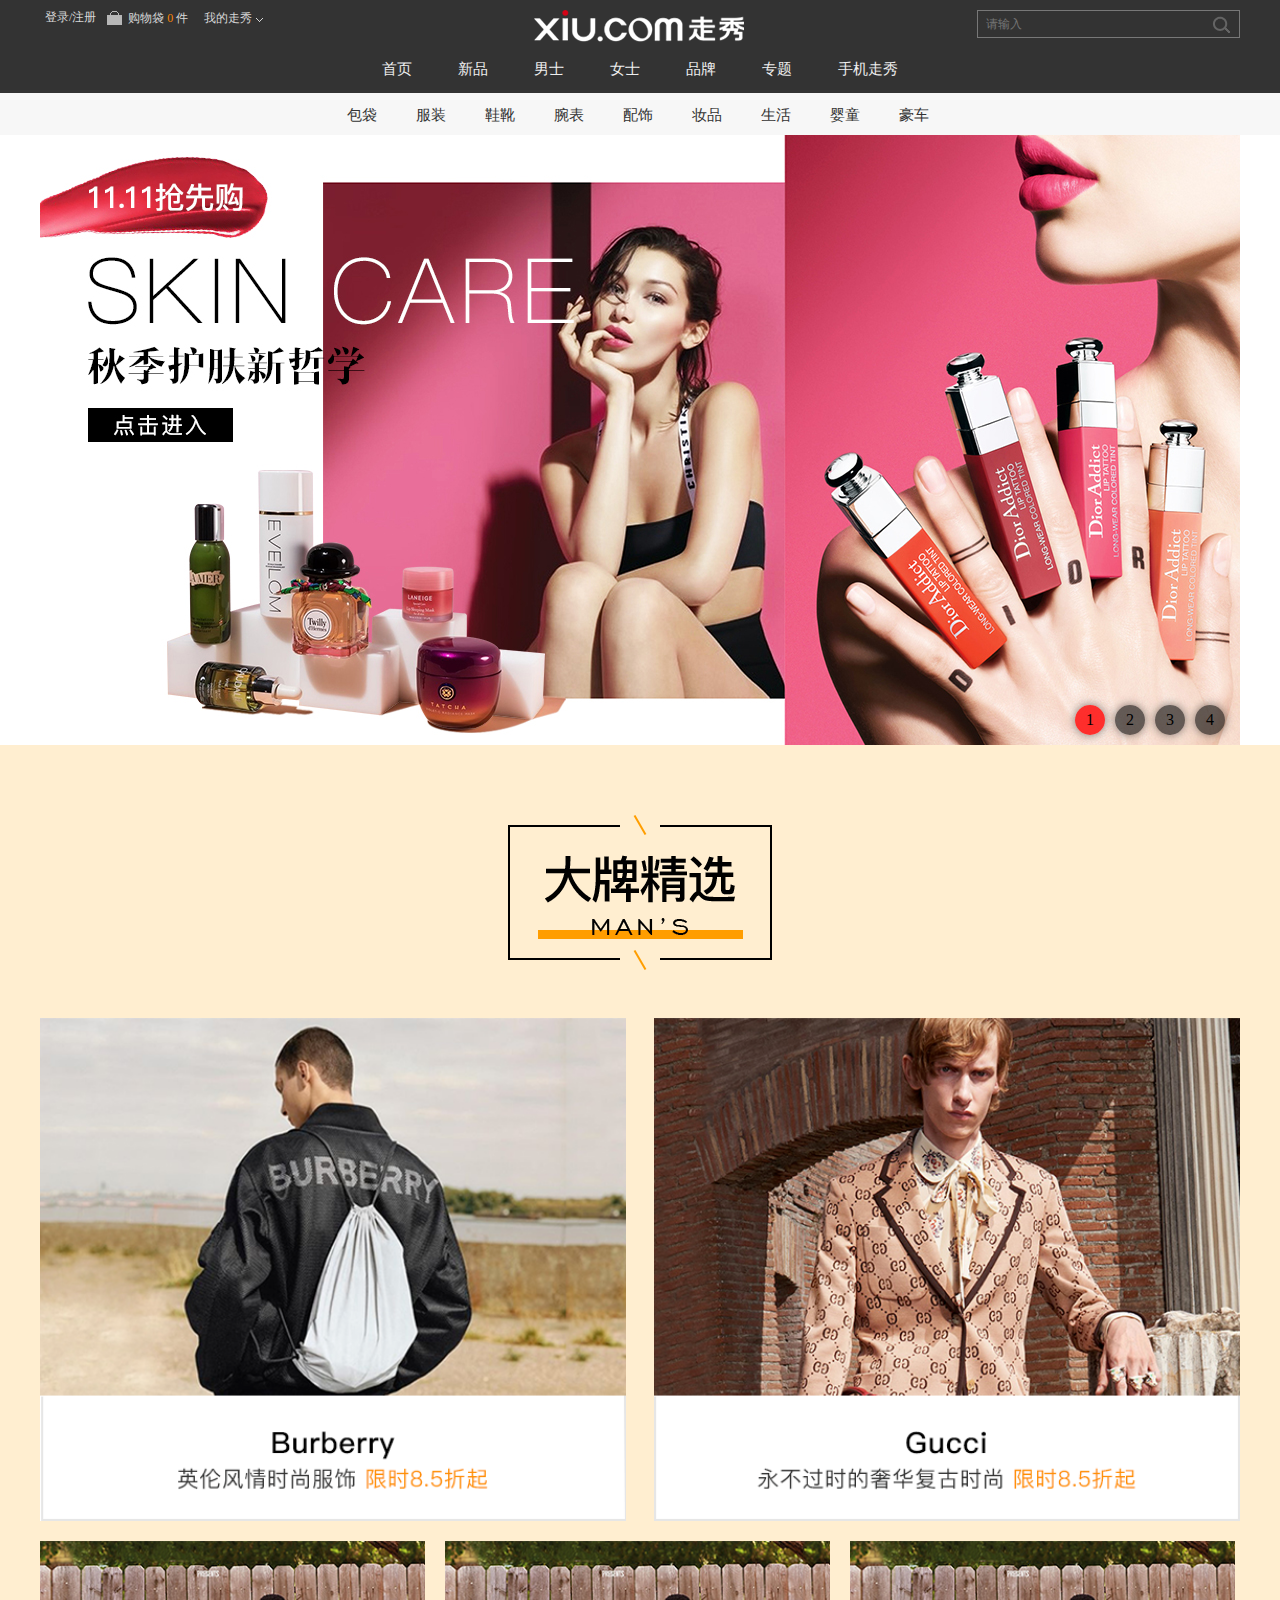
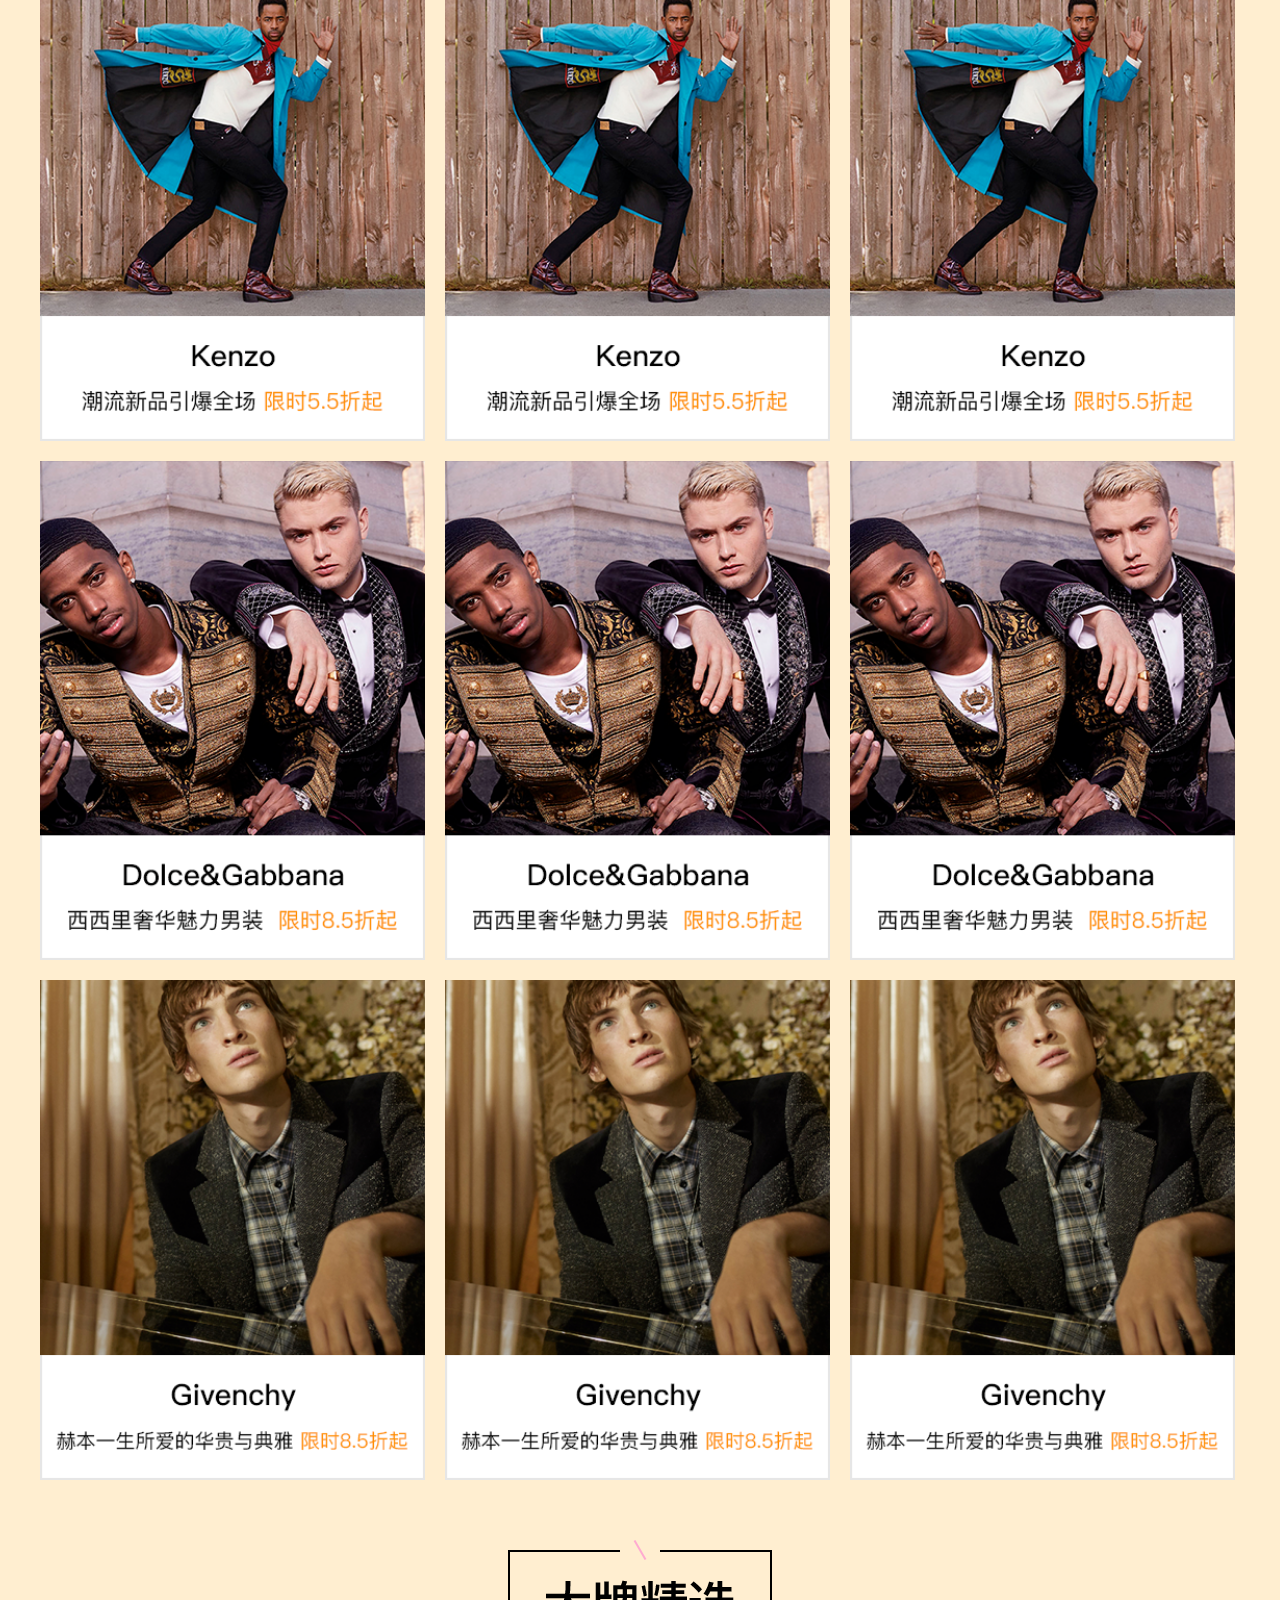
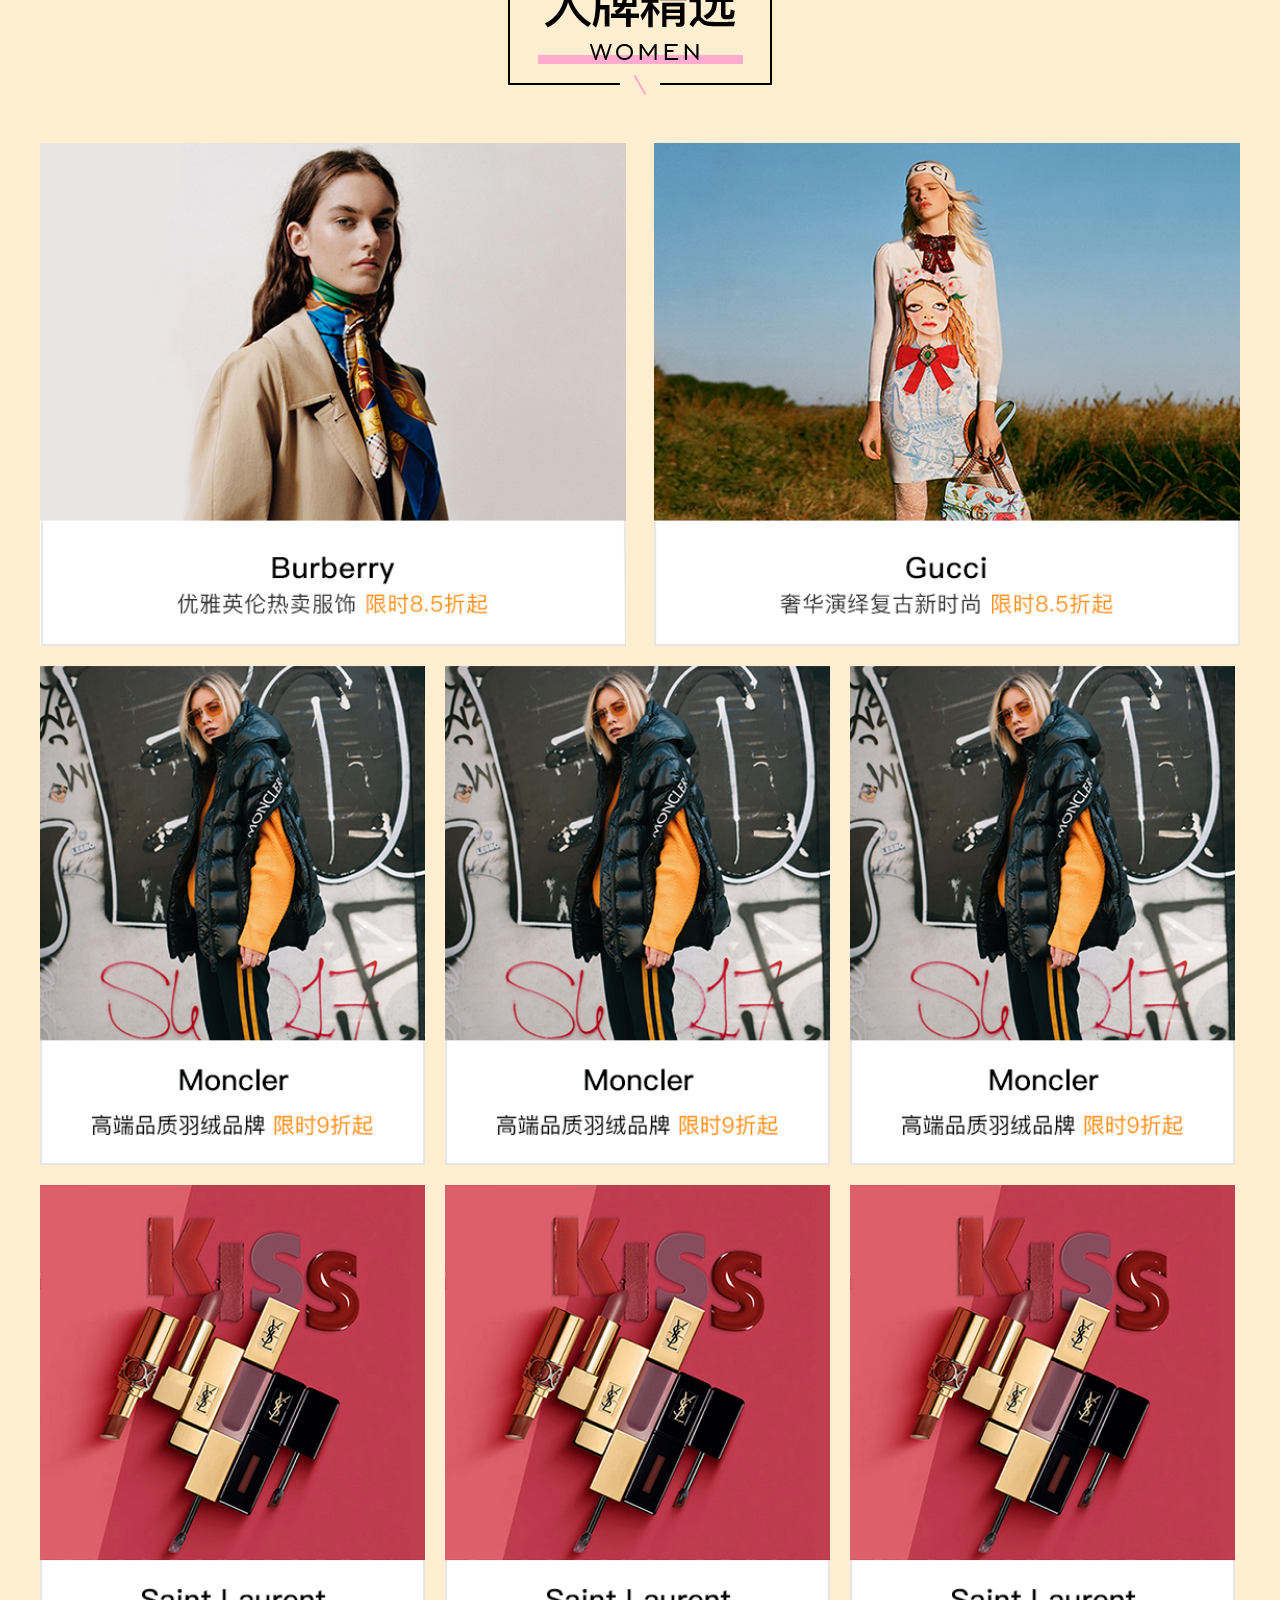
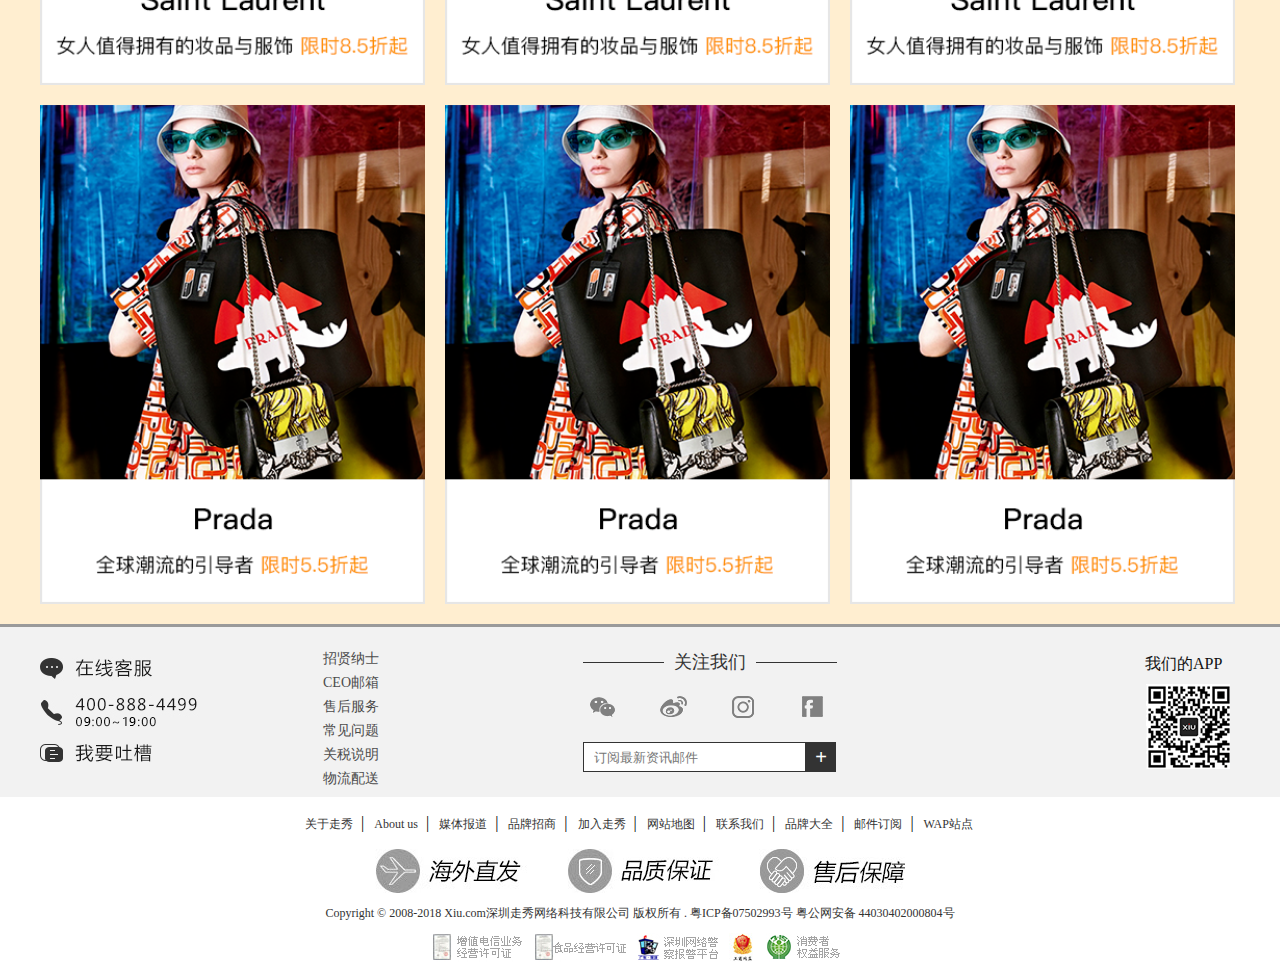
<file: src/index.html>
<!DOCTYPE html>
<html lang="en">
    <head>
        <meta charset="utf-8">
        <link rel="stylesheet" type="text/css" href="css/base.css" />
        <link rel="stylesheet" type="text/css" href="css/lunbo.css">
        <link rel="stylesheet" type="text/css" href="css/shouye.css" />
    </head>
    <body>
        <!-- 头部 -->
        <header id="header">
            <div class="header container">
                <ul class="clearfix cut">
                    <li>
                        <a href="html/zhuce.html" class="u_name">登录/注册</a>                        
                    </li>
                    <li style="position: relative;" class="shopbox ">
                        <a href="" class="shopbag">
                            购物袋
                            <font class="num">0</font>
                            件
                        </a>
                        <div class="shop_bag">
                            <div style="padding: 8px 0 0 8px;">
                                <span style="font-size: 12px;">购物袋暂时没有商品</span>   
                            </div>
                        </div>
                    </li>   
                    <li class="xiubox">
                        <a href="" class="xiu">我的走秀</a> 
                        <div class="xiu_nav">
                            <a href="">我的订单</a>
                            <a href="">自助退货</a>
                            <a href="">我的收藏</a>
                            <a href="">帮助中心</a>
                            <a href="">全部吐槽</a>
                        </div>  
                    </li>
                </ul>

                <div class=" logo">
                    <a href=""></a>
                </div>

                <div class="fr kang">
                    <form>
                        <input type="text" placeholder="请输入"/>
                    </form>
                </div>
                <div class="clearfix"></div>

                <ul class="top_nav">
                    <li><a href="">首页</a></li>
                    <li><a href="">新品</a></li>
                    <li><a href="">男士</a></li>
                    <li><a href="">女士</a></li>
                    <li><a href="">品牌</a></li>
                    <li><a href="">专题</a></li>
                    <li><a href="">手机走秀</a></li>
                </ul>
            </div>
        </header>

        <!-- 导航 -->
        <div id="nav">
            <div class="nav container">
                <ul>
                    <!-- 包袋 -->
                    <li>
                        <a href="" class="navname"><span>包袋</span></a>
                        <div class="menu">
                            <div class="classify">
                                <div class="classify_l">
                                    <dl>
                                        <dt>
                                            <h4><a href="">女士包袋</a></h4> 
                                        </dt>
                                        <dd>
                                            <a href="">手提包</a>|
                                            <a href="">手提包</a>|
                                            <a href="">手提包</a>|
                                            <a href="">手提包</a>|
                                            <a href="">手提包</a>|
                                            <a href="">小笼包</a>|
                                            <a href="">手提包</a>|
                                            <a href="">手提包</a>|
                                            <a href="">手提包包</a>|
                                            <a href="">手提包</a>|
                                            <a href="">手提包</a>|
                                            <a href="">手提包</a>|
                                        </dd>
                                    </dl>
                                    <dl>
                                        <dt>
                                            <h4><a href="">男士包袋</a></h4> 
                                        </dt>
                                        <dd>
                                            <a href="">手提包</a>|
                                            <a href="">手提包</a>|
                                            <a href="">手提包</a>|
                                            <a href="">手提包</a>|
                                            <a href="">手提包</a>|
                                            <a href="">小笼包</a>|
                                            <a href="">手提包</a>|
                                            <a href="">手提包</a>|
                                            <a href="">手提包包</a>|
                                            <a href="">手提包</a>|
                                            <a href="">手提包</a>|
                                            <a href="">手提包</a>|
                                        </dd>
                                    </dl>
                                    <dl>
                                        <dt>
                                            <h4><a href="">功能箱包</a></h4> 
                                        </dt>
                                        <dd>
                                            <a href="">小笼包</a>|
                                            <a href="">手提包</a>|
                                            <a href="">手提包</a>|
                                            <a href="">手提包包</a>|
                                            <a href="">手提包</a>|
                                            <a href="">手提包</a>|
                                            <a href="">手提包</a>
                                        </dd>
                                    </dl>
                                    <dl style="border: none;">
                                        <dt>
                                            <h4><a href="">旅行箱包</a></h4> 
                                        </dt>
                                        <dd>
                                            <a href="">小笼包</a>|
                                            <a href="">手提包</a>|
                                            <a href="">手提包</a>|
                                            <a href="">手提包包</a>|
                                            <a href="">手提包</a>
                                        </dd>
                                    </dl>
                                </div>

                                <div class="classify_r">
                                    <dl>
                                        <dt>
                                            <h4>热门品牌</h4>
                                        </dt>
                                        <dd>
                                            <a href="">Gucci</a>
                                            <a href="">Gucci</a>
                                            <a href="">Gucci</a>
                                            <a href="">Gucci</a>
                                            <a href="">Gucci</a>
                                            <a href="">Gucci</a>
                                            <a href="">Gucci</a>
                                            <a href="">Gucci</a>
                                            <a href="">Gucci</a>
                                            <a href="">Gucci</a>
                                            <a href="">Gucci</a>
                                            <a href="">Gucci</a>
                                            <a href="">Gucci</a>
                                            <a href="">Gucci</a>
                                            <a href="">Gucci</a>
                                            <a href="">Gucci</a>
                                            <a href="">Gucci</a>
                                            <a href="">Gucci</a>
                                            <a href="">Gucci</a>
                                            <a href="">Gucci</a>
                                        </dd>
                                    </dl>
                                </div>
                            </div>
                        </div>
                    </li>
                    <!-- 服装 -->
                    <li>
                        <a href="" class="navname"><span>服装</span></a>
                        <div class="menu">
                            <div class="classify">
                                <div class="classify_l">
                                    <dl>
                                        <dt>
                                            <h4><a href="">女士包袋</a></h4> 
                                        </dt>
                                        <dd>
                                            <a href="">手提包</a>|
                                            <a href="">手提包</a>|
                                            <a href="">手提包</a>|
                                            <a href="">手提包</a>|
                                            <a href="">手提包</a>|
                                            <a href="">小笼包</a>|
                                            <a href="">手提包</a>|
                                            <a href="">手提包</a>|
                                            <a href="">手提包包</a>|
                                            <a href="">手提包</a>|
                                            <a href="">手提包</a>|
                                            <a href="">手提包</a>|
                                        </dd>
                                    </dl>
                                    <dl>
                                        <dt>
                                            <h4><a href="">男士包袋</a></h4> 
                                        </dt>
                                        <dd>
                                            <a href="">手提包</a>|
                                            <a href="">手提包</a>|
                                            <a href="">手提包</a>|
                                            <a href="">手提包</a>|
                                            <a href="">手提包</a>|
                                            <a href="">小笼包</a>|
                                            <a href="">手提包</a>|
                                            <a href="">手提包</a>|
                                            <a href="">手提包包</a>|
                                            <a href="">手提包</a>|
                                            <a href="">手提包</a>|
                                            <a href="">手提包</a>|
                                        </dd>
                                    </dl>
                                    <dl>
                                        <dt>
                                            <h4><a href="">功能箱包</a></h4> 
                                        </dt>
                                        <dd>
                                            <a href="">小笼包</a>|
                                            <a href="">手提包</a>|
                                            <a href="">手提包</a>|
                                            <a href="">手提包包</a>|
                                            <a href="">手提包</a>|
                                            <a href="">手提包</a>|
                                            <a href="">手提包</a>
                                        </dd>
                                    </dl>
                                    <dl style="border: none;">
                                        <dt>
                                            <h4><a href="">旅行箱包</a></h4> 
                                        </dt>
                                        <dd>
                                            <a href="">小笼包</a>|
                                            <a href="">手提包</a>|
                                            <a href="">手提包</a>|
                                            <a href="">手提包包</a>|
                                            <a href="">手提包</a>
                                        </dd>
                                    </dl>
                                </div>

                                <div class="classify_r">
                                    <dl>
                                        <dt>
                                            <h4>热门品牌</h4>
                                        </dt>
                                        <dd>
                                            <a href="">Gucci</a>
                                            <a href="">Gucci</a>
                                            <a href="">Gucci</a>
                                            <a href="">Gucci</a>
                                            <a href="">Gucci</a>
                                            <a href="">Gucci</a>
                                            <a href="">Gucci</a>
                                            <a href="">Gucci</a>
                                            <a href="">Gucci</a>
                                            <a href="">Gucci</a>
                                            <a href="">Gucci</a>
                                            <a href="">Gucci</a>
                                            <a href="">Gucci</a>
                                            <a href="">Gucci</a>
                                            <a href="">Gucci</a>
                                            <a href="">Gucci</a>
                                            <a href="">Gucci</a>
                                            <a href="">Gucci</a>
                                            <a href="">Gucci</a>
                                            <a href="">Gucci</a>
                                        </dd>
                                    </dl>
                                </div>
                            </div>
                        </div>
                    </li>

                    <!-- 鞋靴 -->
                    <li>
                        <a href="" class="navname"><span>鞋靴</span></a>
                        <div class="menu">
                            <div class="classify">
                                <div class="classify_l">
                                    <dl>
                                        <dt>
                                            <h4><a href="">女士包袋</a></h4> 
                                        </dt>
                                        <dd>
                                            <a href="">手提包</a>|
                                            <a href="">手提包</a>|
                                            <a href="">手提包</a>|
                                            <a href="">手提包</a>|
                                            <a href="">手提包</a>|
                                            <a href="">小笼包</a>|
                                            <a href="">手提包</a>|
                                            <a href="">手提包</a>|
                                            <a href="">手提包包</a>|
                                            <a href="">手提包</a>|
                                            <a href="">手提包</a>|
                                            <a href="">手提包</a>|
                                        </dd>
                                    </dl>
                                    <dl>
                                        <dt>
                                            <h4><a href="">男士包袋</a></h4> 
                                        </dt>
                                        <dd>
                                            <a href="">手提包</a>|
                                            <a href="">手提包</a>|
                                            <a href="">手提包</a>|
                                            <a href="">手提包</a>|
                                            <a href="">手提包</a>|
                                            <a href="">小笼包</a>|
                                            <a href="">手提包</a>|
                                            <a href="">手提包</a>|
                                            <a href="">手提包包</a>|
                                            <a href="">手提包</a>|
                                            <a href="">手提包</a>|
                                            <a href="">手提包</a>|
                                        </dd>
                                    </dl>
                                    <dl>
                                        <dt>
                                            <h4><a href="">功能箱包</a></h4> 
                                        </dt>
                                        <dd>
                                            <a href="">小笼包</a>|
                                            <a href="">手提包</a>|
                                            <a href="">手提包</a>|
                                            <a href="">手提包包</a>|
                                            <a href="">手提包</a>|
                                            <a href="">手提包</a>|
                                            <a href="">手提包</a>
                                        </dd>
                                    </dl>
                                    <dl style="border: none;">
                                        <dt>
                                            <h4><a href="">旅行箱包</a></h4> 
                                        </dt>
                                        <dd>
                                            <a href="">小笼包</a>|
                                            <a href="">手提包</a>|
                                            <a href="">手提包</a>|
                                            <a href="">手提包包</a>|
                                            <a href="">手提包</a>
                                        </dd>
                                    </dl>
                                </div>

                                <div class="classify_r">
                                    <dl>
                                        <dt>
                                            <h4>热门品牌</h4>
                                        </dt>
                                        <dd>
                                            <a href="">Gucci</a>
                                            <a href="">Gucci</a>
                                            <a href="">Gucci</a>
                                            <a href="">Gucci</a>
                                            <a href="">Gucci</a>
                                            <a href="">Gucci</a>
                                            <a href="">Gucci</a>
                                            <a href="">Gucci</a>
                                            <a href="">Gucci</a>
                                            <a href="">Gucci</a>
                                            <a href="">Gucci</a>
                                            <a href="">Gucci</a>
                                            <a href="">Gucci</a>
                                            <a href="">Gucci</a>
                                            <a href="">Gucci</a>
                                            <a href="">Gucci</a>
                                            <a href="">Gucci</a>
                                            <a href="">Gucci</a>
                                            <a href="">Gucci</a>
                                            <a href="">Gucci</a>
                                        </dd>
                                    </dl>
                                </div>
                            </div>
                        </div>
                    </li>

                    <!-- 腕表 -->
                    <li>
                        <a href="" class="navname"><span>腕表</span></a>
                        <div class="menu">
                            <div class="classify">
                                <div class="classify_l">
                                    <dl>
                                        <dt>
                                            <h4><a href="">女士包袋</a></h4> 
                                        </dt>
                                        <dd>
                                            <a href="">手提包</a>|
                                            <a href="">手提包</a>|
                                            <a href="">手提包</a>|
                                            <a href="">手提包</a>|
                                            <a href="">手提包</a>|
                                            <a href="">小笼包</a>|
                                            <a href="">手提包</a>|
                                            <a href="">手提包</a>|
                                            <a href="">手提包包</a>|
                                            <a href="">手提包</a>|
                                            <a href="">手提包</a>|
                                            <a href="">手提包</a>|
                                        </dd>
                                    </dl>
                                    <dl>
                                        <dt>
                                            <h4><a href="">男士包袋</a></h4> 
                                        </dt>
                                        <dd>
                                            <a href="">手提包</a>|
                                            <a href="">手提包</a>|
                                            <a href="">手提包</a>|
                                            <a href="">手提包</a>|
                                            <a href="">手提包</a>|
                                            <a href="">小笼包</a>|
                                            <a href="">手提包</a>|
                                            <a href="">手提包</a>|
                                            <a href="">手提包包</a>|
                                            <a href="">手提包</a>|
                                            <a href="">手提包</a>|
                                            <a href="">手提包</a>|
                                        </dd>
                                    </dl>
                                    <dl>
                                        <dt>
                                            <h4><a href="">功能箱包</a></h4> 
                                        </dt>
                                        <dd>
                                            <a href="">小笼包</a>|
                                            <a href="">手提包</a>|
                                            <a href="">手提包</a>|
                                            <a href="">手提包包</a>|
                                            <a href="">手提包</a>|
                                            <a href="">手提包</a>|
                                            <a href="">手提包</a>
                                        </dd>
                                    </dl>
                                    <dl style="border: none;">
                                        <dt>
                                            <h4><a href="">旅行箱包</a></h4> 
                                        </dt>
                                        <dd>
                                            <a href="">小笼包</a>|
                                            <a href="">手提包</a>|
                                            <a href="">手提包</a>|
                                            <a href="">手提包包</a>|
                                            <a href="">手提包</a>
                                        </dd>
                                    </dl>
                                </div>

                                <div class="classify_r">
                                    <dl>
                                        <dt>
                                            <h4>热门品牌</h4>
                                        </dt>
                                        <dd>
                                            <a href="">Gucci</a>
                                            <a href="">Gucci</a>
                                            <a href="">Gucci</a>
                                            <a href="">Gucci</a>
                                            <a href="">Gucci</a>
                                            <a href="">Gucci</a>
                                            <a href="">Gucci</a>
                                            <a href="">Gucci</a>
                                            <a href="">Gucci</a>
                                            <a href="">Gucci</a>
                                            <a href="">Gucci</a>
                                            <a href="">Gucci</a>
                                            <a href="">Gucci</a>
                                            <a href="">Gucci</a>
                                            <a href="">Gucci</a>
                                            <a href="">Gucci</a>
                                            <a href="">Gucci</a>
                                            <a href="">Gucci</a>
                                            <a href="">Gucci</a>
                                            <a href="">Gucci</a>
                                        </dd>
                                    </dl>
                                </div>
                            </div>
                        </div>
                    </li>

                    <!-- 配饰 -->
                    <li>
                        <a href="" class="navname"><span>配饰</span></a>
                        <div class="menu">
                            <div class="classify">
                                <div class="classify_l">
                                    <dl>
                                        <dt>
                                            <h4><a href="">女士包袋</a></h4> 
                                        </dt>
                                        <dd>
                                            <a href="">手提包</a>|
                                            <a href="">手提包</a>|
                                            <a href="">手提包</a>|
                                            <a href="">手提包</a>|
                                            <a href="">手提包</a>|
                                            <a href="">小笼包</a>|
                                            <a href="">手提包</a>|
                                            <a href="">手提包</a>|
                                            <a href="">手提包包</a>|
                                            <a href="">手提包</a>|
                                            <a href="">手提包</a>|
                                            <a href="">手提包</a>|
                                        </dd>
                                    </dl>
                                    <dl>
                                        <dt>
                                            <h4><a href="">男士包袋</a></h4> 
                                        </dt>
                                        <dd>
                                            <a href="">手提包</a>|
                                            <a href="">手提包</a>|
                                            <a href="">手提包</a>|
                                            <a href="">手提包</a>|
                                            <a href="">手提包</a>|
                                            <a href="">小笼包</a>|
                                            <a href="">手提包</a>|
                                            <a href="">手提包</a>|
                                            <a href="">手提包包</a>|
                                            <a href="">手提包</a>|
                                            <a href="">手提包</a>|
                                            <a href="">手提包</a>|
                                        </dd>
                                    </dl>
                                    <dl>
                                        <dt>
                                            <h4><a href="">功能箱包</a></h4> 
                                        </dt>
                                        <dd>
                                            <a href="">小笼包</a>|
                                            <a href="">手提包</a>|
                                            <a href="">手提包</a>|
                                            <a href="">手提包包</a>|
                                            <a href="">手提包</a>|
                                            <a href="">手提包</a>|
                                            <a href="">手提包</a>
                                        </dd>
                                    </dl>
                                    <dl style="border: none;">
                                        <dt>
                                            <h4><a href="">旅行箱包</a></h4> 
                                        </dt>
                                        <dd>
                                            <a href="">小笼包</a>|
                                            <a href="">手提包</a>|
                                            <a href="">手提包</a>|
                                            <a href="">手提包包</a>|
                                            <a href="">手提包</a>
                                        </dd>
                                    </dl>
                                </div>

                                <div class="classify_r">
                                    <dl>
                                        <dt>
                                            <h4>热门品牌</h4>
                                        </dt>
                                        <dd>
                                            <a href="">Gucci</a>
                                            <a href="">Gucci</a>
                                            <a href="">Gucci</a>
                                            <a href="">Gucci</a>
                                            <a href="">Gucci</a>
                                            <a href="">Gucci</a>
                                            <a href="">Gucci</a>
                                            <a href="">Gucci</a>
                                            <a href="">Gucci</a>
                                            <a href="">Gucci</a>
                                            <a href="">Gucci</a>
                                            <a href="">Gucci</a>
                                            <a href="">Gucci</a>
                                            <a href="">Gucci</a>
                                            <a href="">Gucci</a>
                                            <a href="">Gucci</a>
                                            <a href="">Gucci</a>
                                            <a href="">Gucci</a>
                                            <a href="">Gucci</a>
                                            <a href="">Gucci</a>
                                        </dd>
                                    </dl>
                                </div>
                            </div>
                        </div>
                    </li>

                    <!-- 妆品 -->
                    <li>
                        <a href="" class="navname"><span>妆品</span></a>
                        <div class="menu">
                            <div class="classify">
                                <div class="classify_l">
                                    <dl>
                                        <dt>
                                            <h4><a href="">女士包袋</a></h4> 
                                        </dt>
                                        <dd>
                                            <a href="">手提包</a>|
                                            <a href="">手提包</a>|
                                            <a href="">手提包</a>|
                                            <a href="">手提包</a>|
                                            <a href="">手提包</a>|
                                            <a href="">小笼包</a>|
                                            <a href="">手提包</a>|
                                            <a href="">手提包</a>|
                                            <a href="">手提包包</a>|
                                            <a href="">手提包</a>|
                                            <a href="">手提包</a>|
                                            <a href="">手提包</a>|
                                        </dd>
                                    </dl>
                                    <dl>
                                        <dt>
                                            <h4><a href="">男士包袋</a></h4> 
                                        </dt>
                                        <dd>
                                            <a href="">手提包</a>|
                                            <a href="">手提包</a>|
                                            <a href="">手提包</a>|
                                            <a href="">手提包</a>|
                                            <a href="">手提包</a>|
                                            <a href="">小笼包</a>|
                                            <a href="">手提包</a>|
                                            <a href="">手提包</a>|
                                            <a href="">手提包包</a>|
                                            <a href="">手提包</a>|
                                            <a href="">手提包</a>|
                                            <a href="">手提包</a>|
                                        </dd>
                                    </dl>
                                    <dl>
                                        <dt>
                                            <h4><a href="">功能箱包</a></h4> 
                                        </dt>
                                        <dd>
                                            <a href="">小笼包</a>|
                                            <a href="">手提包</a>|
                                            <a href="">手提包</a>|
                                            <a href="">手提包包</a>|
                                            <a href="">手提包</a>|
                                            <a href="">手提包</a>|
                                            <a href="">手提包</a>
                                        </dd>
                                    </dl>
                                    <dl style="border: none;">
                                        <dt>
                                            <h4><a href="">旅行箱包</a></h4> 
                                        </dt>
                                        <dd>
                                            <a href="">小笼包</a>|
                                            <a href="">手提包</a>|
                                            <a href="">手提包</a>|
                                            <a href="">手提包包</a>|
                                            <a href="">手提包</a>
                                        </dd>
                                    </dl>
                                </div>

                                <div class="classify_r">
                                    <dl>
                                        <dt>
                                            <h4>热门品牌</h4>
                                        </dt>
                                        <dd>
                                            <a href="">Gucci</a>
                                            <a href="">Gucci</a>
                                            <a href="">Gucci</a>
                                            <a href="">Gucci</a>
                                            <a href="">Gucci</a>
                                            <a href="">Gucci</a>
                                            <a href="">Gucci</a>
                                            <a href="">Gucci</a>
                                            <a href="">Gucci</a>
                                            <a href="">Gucci</a>
                                            <a href="">Gucci</a>
                                            <a href="">Gucci</a>
                                            <a href="">Gucci</a>
                                            <a href="">Gucci</a>
                                            <a href="">Gucci</a>
                                            <a href="">Gucci</a>
                                            <a href="">Gucci</a>
                                            <a href="">Gucci</a>
                                            <a href="">Gucci</a>
                                            <a href="">Gucci</a>
                                        </dd>
                                    </dl>
                                </div>
                            </div>
                        </div>
                    </li>

                    <!-- 生活 -->
                    <li>
                        <a href="" class="navname"><span>生活</span></a>
                        <div class="menu">
                            <div class="classify">
                                <div class="classify_l">
                                    <dl>
                                        <dt>
                                            <h4><a href="">女士包袋</a></h4> 
                                        </dt>
                                        <dd>
                                            <a href="">手提包</a>|
                                            <a href="">手提包</a>|
                                            <a href="">手提包</a>|
                                            <a href="">手提包</a>|
                                            <a href="">手提包</a>|
                                            <a href="">小笼包</a>|
                                            <a href="">手提包</a>|
                                            <a href="">手提包</a>|
                                            <a href="">手提包包</a>|
                                            <a href="">手提包</a>|
                                            <a href="">手提包</a>|
                                            <a href="">手提包</a>|
                                        </dd>
                                    </dl>
                                    <dl>
                                        <dt>
                                            <h4><a href="">男士包袋</a></h4> 
                                        </dt>
                                        <dd>
                                            <a href="">手提包</a>|
                                            <a href="">手提包</a>|
                                            <a href="">手提包</a>|
                                            <a href="">手提包</a>|
                                            <a href="">手提包</a>|
                                            <a href="">小笼包</a>|
                                            <a href="">手提包</a>|
                                            <a href="">手提包</a>|
                                            <a href="">手提包包</a>|
                                            <a href="">手提包</a>|
                                            <a href="">手提包</a>|
                                            <a href="">手提包</a>|
                                        </dd>
                                    </dl>
                                    <dl>
                                        <dt>
                                            <h4><a href="">功能箱包</a></h4> 
                                        </dt>
                                        <dd>
                                            <a href="">小笼包</a>|
                                            <a href="">手提包</a>|
                                            <a href="">手提包</a>|
                                            <a href="">手提包包</a>|
                                            <a href="">手提包</a>|
                                            <a href="">手提包</a>|
                                            <a href="">手提包</a>
                                        </dd>
                                    </dl>
                                    <dl style="border: none;">
                                        <dt>
                                            <h4><a href="">旅行箱包</a></h4> 
                                        </dt>
                                        <dd>
                                            <a href="">小笼包</a>|
                                            <a href="">手提包</a>|
                                            <a href="">手提包</a>|
                                            <a href="">手提包包</a>|
                                            <a href="">手提包</a>
                                        </dd>
                                    </dl>
                                </div>

                                <div class="classify_r">
                                    <dl>
                                        <dt>
                                            <h4>热门品牌</h4>
                                        </dt>
                                        <dd>
                                            <a href="">Gucci</a>
                                            <a href="">Gucci</a>
                                            <a href="">Gucci</a>
                                            <a href="">Gucci</a>
                                            <a href="">Gucci</a>
                                            <a href="">Gucci</a>
                                            <a href="">Gucci</a>
                                            <a href="">Gucci</a>
                                            <a href="">Gucci</a>
                                            <a href="">Gucci</a>
                                            <a href="">Gucci</a>
                                            <a href="">Gucci</a>
                                            <a href="">Gucci</a>
                                            <a href="">Gucci</a>
                                            <a href="">Gucci</a>
                                            <a href="">Gucci</a>
                                            <a href="">Gucci</a>
                                            <a href="">Gucci</a>
                                            <a href="">Gucci</a>
                                            <a href="">Gucci</a>
                                        </dd>
                                    </dl>
                                </div>
                            </div>
                        </div>
                    </li>

                    <!-- 婴童 -->
                    <li>
                        <a href="" class="navname"><span>婴童</span></a>
                        <div class="menu">
                            <div class="classify">
                                <div class="classify_l">
                                    <dl>
                                        <dt>
                                            <h4><a href="">女士包袋</a></h4> 
                                        </dt>
                                        <dd>
                                            <a href="">手提包</a>|
                                            <a href="">手提包</a>|
                                            <a href="">手提包</a>|
                                            <a href="">手提包</a>|
                                            <a href="">手提包</a>|
                                            <a href="">小笼包</a>|
                                            <a href="">手提包</a>|
                                            <a href="">手提包</a>|
                                            <a href="">手提包包</a>|
                                            <a href="">手提包</a>|
                                            <a href="">手提包</a>|
                                            <a href="">手提包</a>|
                                        </dd>
                                    </dl>
                                    <dl>
                                        <dt>
                                            <h4><a href="">男士包袋</a></h4> 
                                        </dt>
                                        <dd>
                                            <a href="">手提包</a>|
                                            <a href="">手提包</a>|
                                            <a href="">手提包</a>|
                                            <a href="">手提包</a>|
                                            <a href="">手提包</a>|
                                            <a href="">小笼包</a>|
                                            <a href="">手提包</a>|
                                            <a href="">手提包</a>|
                                            <a href="">手提包包</a>|
                                            <a href="">手提包</a>|
                                            <a href="">手提包</a>|
                                            <a href="">手提包</a>|
                                        </dd>
                                    </dl>
                                    <dl>
                                        <dt>
                                            <h4><a href="">功能箱包</a></h4> 
                                        </dt>
                                        <dd>
                                            <a href="">小笼包</a>|
                                            <a href="">手提包</a>|
                                            <a href="">手提包</a>|
                                            <a href="">手提包包</a>|
                                            <a href="">手提包</a>|
                                            <a href="">手提包</a>|
                                            <a href="">手提包</a>
                                        </dd>
                                    </dl>
                                    <dl style="border: none;">
                                        <dt>
                                            <h4><a href="">旅行箱包</a></h4> 
                                        </dt>
                                        <dd>
                                            <a href="">小笼包</a>|
                                            <a href="">手提包</a>|
                                            <a href="">手提包</a>|
                                            <a href="">手提包包</a>|
                                            <a href="">手提包</a>
                                        </dd>
                                    </dl>
                                </div>

                                <div class="classify_r">
                                    <dl>
                                        <dt>
                                            <h4>热门品牌</h4>
                                        </dt>
                                        <dd>
                                            <a href="">Gucci</a>
                                            <a href="">Gucci</a>
                                            <a href="">Gucci</a>
                                            <a href="">Gucci</a>
                                            <a href="">Gucci</a>
                                            <a href="">Gucci</a>
                                            <a href="">Gucci</a>
                                            <a href="">Gucci</a>
                                            <a href="">Gucci</a>
                                            <a href="">Gucci</a>
                                            <a href="">Gucci</a>
                                            <a href="">Gucci</a>
                                            <a href="">Gucci</a>
                                            <a href="">Gucci</a>
                                            <a href="">Gucci</a>
                                            <a href="">Gucci</a>
                                            <a href="">Gucci</a>
                                            <a href="">Gucci</a>
                                            <a href="">Gucci</a>
                                            <a href="">Gucci</a>
                                        </dd>
                                    </dl>
                                </div>
                            </div>
                        </div>
                    </li>

                    <!-- 豪车 -->
                    <li>
                        <a href="" class="navname"><span>豪车</span></a>
                        <div class="menu">
                            <div class="classify">
                                <div class="classify_l">
                                    <dl>
                                        <dt>
                                            <h4><a href="">女士包袋</a></h4> 
                                        </dt>
                                        <dd>
                                            <a href="">手提包</a>|
                                            <a href="">手提包</a>|
                                            <a href="">手提包</a>|
                                            <a href="">手提包</a>|
                                            <a href="">手提包</a>|
                                            <a href="">小笼包</a>|
                                            <a href="">手提包</a>|
                                            <a href="">手提包</a>|
                                            <a href="">手提包包</a>|
                                            <a href="">手提包</a>|
                                            <a href="">手提包</a>|
                                            <a href="">手提包</a>|
                                        </dd>
                                    </dl>
                                    <dl>
                                        <dt>
                                            <h4><a href="">男士包袋</a></h4> 
                                        </dt>
                                        <dd>
                                            <a href="">手提包</a>|
                                            <a href="">手提包</a>|
                                            <a href="">手提包</a>|
                                            <a href="">手提包</a>|
                                            <a href="">手提包</a>|
                                            <a href="">小笼包</a>|
                                            <a href="">手提包</a>|
                                            <a href="">手提包</a>|
                                            <a href="">手提包包</a>|
                                            <a href="">手提包</a>|
                                            <a href="">手提包</a>|
                                            <a href="">手提包</a>|
                                        </dd>
                                    </dl>
                                    <dl>
                                        <dt>
                                            <h4><a href="">功能箱包</a></h4> 
                                        </dt>
                                        <dd>
                                            <a href="">小笼包</a>|
                                            <a href="">手提包</a>|
                                            <a href="">手提包</a>|
                                            <a href="">手提包包</a>|
                                            <a href="">手提包</a>|
                                            <a href="">手提包</a>|
                                            <a href="">手提包</a>
                                        </dd>
                                    </dl>
                                    <dl style="border: none;">
                                        <dt>
                                            <h4><a href="">旅行箱包</a></h4> 
                                        </dt>
                                        <dd>
                                            <a href="">小笼包</a>|
                                            <a href="">手提包</a>|
                                            <a href="">手提包</a>|
                                            <a href="">手提包包</a>|
                                            <a href="">手提包</a>
                                        </dd>
                                    </dl>
                                </div>

                                <div class="classify_r">
                                    <dl>
                                        <dt>
                                            <h4>热门品牌</h4>
                                        </dt>
                                        <dd>
                                            <a href="">Gucci</a>
                                            <a href="">Gucci</a>
                                            <a href="">Gucci</a>
                                            <a href="">Gucci</a>
                                            <a href="">Gucci</a>
                                            <a href="">Gucci</a>
                                            <a href="">Gucci</a>
                                            <a href="">Gucci</a>
                                            <a href="">Gucci</a>
                                            <a href="">Gucci</a>
                                            <a href="">Gucci</a>
                                            <a href="">Gucci</a>
                                            <a href="">Gucci</a>
                                            <a href="">Gucci</a>
                                            <a href="">Gucci</a>
                                            <a href="">Gucci</a>
                                            <a href="">Gucci</a>
                                            <a href="">Gucci</a>
                                            <a href="">Gucci</a>
                                            <a href="">Gucci</a>
                                        </dd>
                                    </dl>
                                </div>
                            </div>
                        </div>
                    </li>
                </ul>
            </div>           
        </div>

        <!-- 广告图 -->
        <div id="banner">
            <div class="banner container">
                <ul>
                    <li><img src="images/lb01.jpg"></li>
                    <li><img src="images/lb02.jpg"></li>
                    <li><img src="images/lb03.jpg"></li>
                    <li><img src="images/lb04.jpg"></li>
                </ul>
            </div>
            
        </div>

        <!-- 内容 -->
        <main id="main">
            <div class="main container">
                <div class="man">
                    <h1>
                        <img src="images/Title_01.png" height="155" width="264" alt="" />
                    </h1>
                    <div class="man_tp">
                        <ul class="clearfix two">
                            <li>
                                <a href="">
                                    <img src="images/man_01.png" alt="" />
                                </a>
                            </li>
                            <li style="float: right;">
                                <a href="">
                                    <img src="images/man_02.png" height="481" width="560" alt="" />
                                </a>
                            </li>
                        </ul>
                        <ul class="clearfix three">
                            <li><a href=""><img src="images/man_03.png" alt="" /></a></li>
                            <li><a href=""><img src="images/man_03.png" alt="" /></a></li>
                            <li style="margin:0 0 20px 0;"><a href=""><img src="images/man_03.png" alt="" /></a></li>
                        </ul>
                        <ul class="clearfix three">
                            <li><a href=""><img src="images/man_06.png" alt="" /></a></li>
                            <li><a href=""><img src="images/man_06.png" alt="" /></a></li>
                            <li style="margin:0 0 20px 0;"><a href=""><img src="images/man_06.png" alt="" /></a></li>
                        </ul>
                        <ul class="clearfix three">
                            <li><a href=""><img src="images/man_09.png" alt="" /></a></li>
                            <li><a href=""><img src="images/man_09.png" alt="" /></a></li>
                            <li style="margin:0 0 20px 0;"><a href=""><img src="images/man_09.png" alt="" /></a></li>
                        </ul>
                    </div>
                </div>

                <div class="woman">
                    <h1>
                        <img src="images/Title_02.png" height="155" width="264" alt="" />
                    </h1>
                    <div class="woman_tp">
                        <ul class="clearfix two">
                            <li>
                                <a href="">
                                    <img src="images/woman_01.png" alt="" />
                                </a>
                            </li>
                            <li style="float: right;">
                                <a href="">
                                    <img src="images/woman_02.png" height="481" width="560" alt="" />
                                </a>
                            </li>
                        </ul>
                        <ul class="clearfix three">
                            <li><a href=""><img src="images/woman_03.png" alt="" /></a></li>
                            <li><a href=""><img src="images/woman_03.png" alt="" /></a></li>
                            <li style="margin:0 0 20px 0;"><a href=""><img src="images/woman_03.png" alt="" /></a></li>
                        </ul>
                        <ul class="clearfix three">
                            <li><a href=""><img src="images/woman_04.png" alt="" /></a></li>
                            <li><a href=""><img src="images/woman_04.png" alt="" /></a></li>
                            <li style="margin:0 0 20px 0;"><a href=""><img src="images/woman_04.png" alt="" /></a></li>
                        </ul>
                        <ul class="clearfix three">
                            <li><a href=""><img src="images/woman_05.png" alt="" /></a></li>
                            <li><a href=""><img src="images/woman_05.png" alt="" /></a></li>
                            <li style="margin:0 0 20px 0;"><a href=""><img src="images/woman_05.png" alt="" /></a></li>
                        </ul>
                    </div>
                </div>
            </div>
        </main>

        <!-- 底部 -->
        <footer>
            <div class="footerbox">
                <div class="footer container">
                    <div class="guanzhu">
                        <div class="clearfix kefu">
                            <a href="" class="kf"></a>
                            <a href="" class="dh"></a>
                            <a href="" class="tc"></a>
                        </div>
                        <ul class="clearfix zhaopin">
                            <li>招贤纳士</li>
                            <li>CEO邮箱</li>
                            <li>售后服务</li>
                            <li>常见问题</li>
                            <li>关税说明</li>
                            <li>物流配送</li>
                        </ul> 
                        <div class="aboutus">
                            <p>
                                <span>关注我们</span>
                            </p>
                            <p class="clearfix">
                                <a href="" class="wechat"></a>
                                <a href="" class="weibo"></a>
                                <a href="" class="xj"></a>
                                <a href="" class="face"></a>
                            </p>
                            <div class="clearfix emailbox">
                                <form>
                                    <input type="text" name="email_in" class="email_in" placeholder="订阅最新资讯邮件">
                                    <input type="button" name="email_btn" class="email_btn" value="+">
                                </form>
                            </div>
                        </div>
                        <div class="app">
                            <p>我们的APP</p>
                            <a href=""></a>
                        </div>
                    </div>
                </div>
            </div>
            <div class="footerlink">
                <div class="footer_link container">
                    <ul>
                        <li>
                            <a href="">关于走秀</a>|
                        </li>
                        <li>
                            <a href="">About us</a>|
                        </li>
                        <li>
                            <a href="">媒体报道</a>|
                        </li>
                        <li>
                            <a href="">品牌招商</a>|
                        </li>
                        <li>
                            <a href="">加入走秀</a>|
                        </li>
                        <li>
                            <a href="">网站地图</a>|
                        </li>
                        <li>
                            <a href="">联系我们</a>|
                        </li>
                        <li>
                            <a href="">品牌大全</a>|
                        </li>
                        <li>
                            <a href="">邮件订阅</a>|
                        </li>
                        <li>
                            <a href="">WAP站点</a>
                        </li>
                    </ul>
                    <div class="haiwai">
                        <a href=""></a>
                    </div>
                    <p>Copyright © 2008-2018 Xiu.com深圳走秀网络科技有限公司 版权所有 . 粤ICP备07502993号   粤公网安备 44030402000804号</p>
                    <div class="zhengshu">
                        <a href="">
                            <img src="images/c_01.jpg" alt="" />
                        </a>
                        <a href="">
                            <img src="images/c_11.jpg" alt="" />
                        </a>
                        <a href="">
                            <img src="images/c_04.jpg" alt="" />
                        </a>
                        <a href="">
                            <img src="images/c_08.jpg" alt="" />
                        </a>
                        <a href="">
                            <img src="images/c_09.jpg" alt="" />
                        </a>
                    </div>
                </div>
            </div>
        </footer>
        <script type="text/javascript" src="js/lunbo.js"></script>
         <script type="text/javascript" src="lib/jquery-3.2.1.js"></script> 
        <script type="text/javascript" src="js/shouye.js"></script> 
        <script type="text/javascript" src="js/common_2.js"></script>    
    </body>
</html>
</file>
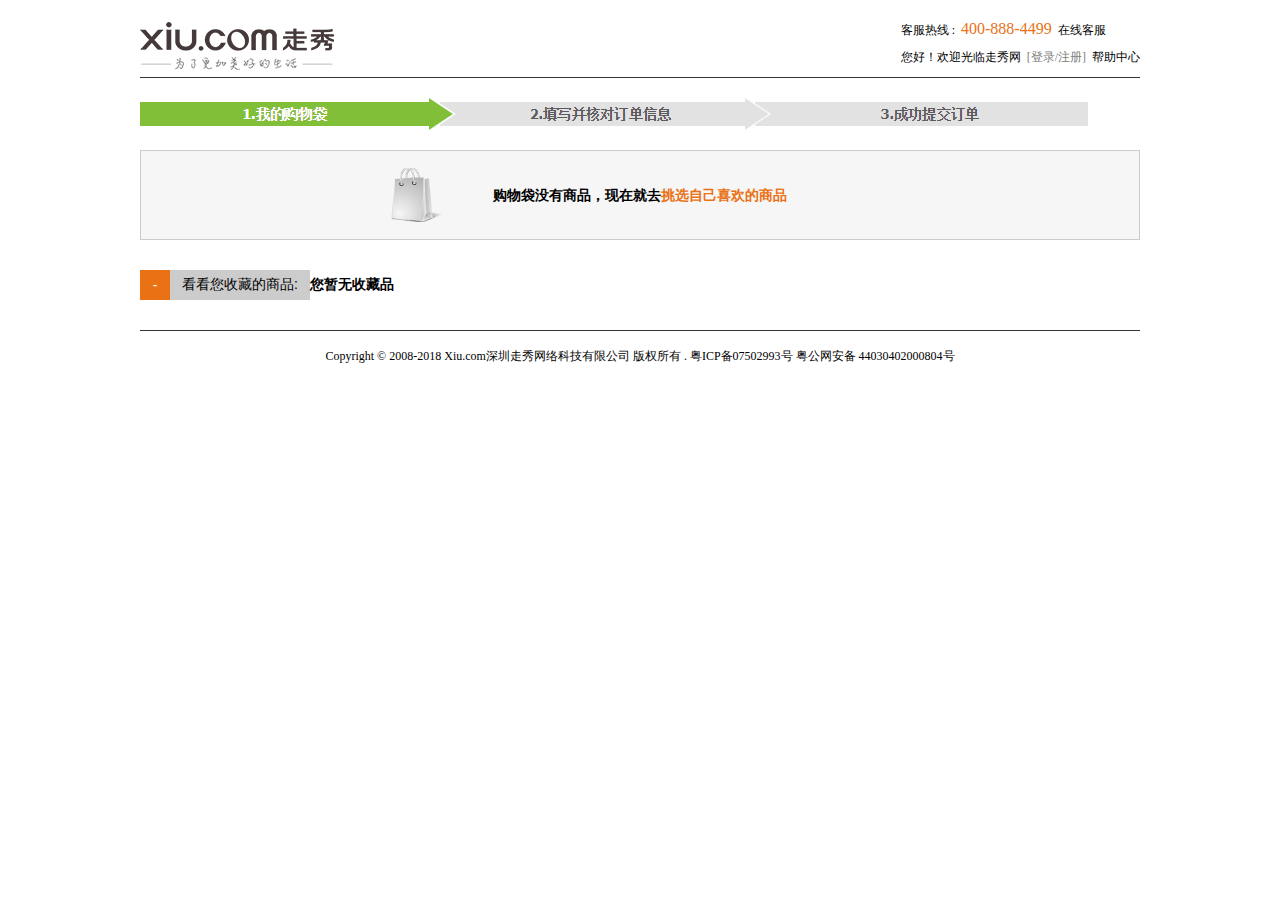
<file: src/html/car.html>
<!DOCTYPE html>
<html lang="en">
    <head>
        <meta charset="utf-8">
        <link rel="stylesheet" type="text/css" href="../css/base.css" />
        <link rel="stylesheet" type="text/css" href="../css/car.css" />
    </head>
    <body>
        <div id="header">
            <div class="header container">
                <div class="logo">
                    <img src="../images/car_logo.png" height="52" width="194" alt="" />
                </div>
                <div class="rexian">
                    <p>客服热线 :&nbsp;&nbsp;<span>400-888-4499</span>&nbsp;&nbsp;在线客服</p>
                    <p>您好！欢迎光临走秀网&nbsp;&nbsp;<a href="">[登录/注册]</a>&nbsp;&nbsp;帮助中心</p>
                </div>
            </div>

            <div id="carbag">
                <div class="carbag container">
                    <img src="../images/car_01.png" height="32" width="948" alt="" />
                    
                </div>
            </div>

            <div id="carkuang">
                <div class="carkuang container">购物袋没有商品，现在就去<a href="" class="tiaoxuan">挑选自己喜欢的商品</a></div>
            </div>

            <div id="spkuang">
                <div class="spkuang">
                    <div class="spkuangbox">
                        
                            <div class="biaotou">
                                <p style="width: 54px;">
                                    全选
                                </p>
                                <p style="width: 462px;">商品</p>
                                <p style="width: 120px;">购买价(元)</p>
                                <p style="width: 143px;">数量</p>
                                <p style="width: 130px;">操作</p>
                            </div>
                            <p class="dazhe">
                                <span>满一件打九折</span>
                            </p>
                            <ul class="output">
                                <!-- <li class="dange">
                                    <p class="check">
                                        <input type="checkbox" />
                                    </p>
                                    <div class="shangp">
                                        <img src="../images/table_01.jpg" height="88" width="66" alt="" />
                                        <div class="tex">
                                            <span>商品品牌</span>
                                            <span>商品名称</span>
                                            <span>颜色：黑色 尺码：TU</span>
                                        </div>
                                    </div>
                                    <div class="sp_price">
                                        <p><del>￥原价</del></p>
                                        <p>￥现价</p>
                                    </div>
                                    <div class="num">
                                        <span>-</span>
                                        <input type="number" />
                                        <span>+</span>
                                    </div>
                                    <div class="sp_sc">
                                        <a href="">移致收藏夹</a>
                                       <a href="">删除</a>
                                    </div>
                                </li> -->
                            </ul>
                            
                
                    </div>
                </div>
            </div>

            <div id="jiesuan">
                <div class="jiesuan container">
                    <ul>
                        <li>
                            <input type="checkbox" class="all"/> 全选   
                        </li>
                        <li>
                            <span class="clearAll">删除</span>
                        </li>
                        <li>
                            <a href="">清除失效商品</a>
                        </li>
                        <li>
                            <a href="">移至收藏夹</a>
                        </li>
                        <li>已选<span class="shuliang">0</span>件商品</li>
                        <li>总计(不含运费)<span class="zongjia">￥现价</span></li>
                        <li>
                            <a href="">结算</a>
                        </li>
                    </ul>
                </div>
            </div>

            <div id="check">
                <div class="check container">
                    <input type="button" value="-" class="jian"/>
                    <input type="button" value="看看您收藏的商品:" class="sc"/>
                    <span>您暂无收藏品</span>
                </div>
            </div>

            <div id="footer">
                <div class="footer container">
                    Copyright © 2008-2018 Xiu.com深圳走秀网络科技有限公司 版权所有 . 粤ICP备07502993号   粤公网安备 44030402000804号
                </div>
            </div>  
        </div>

        <script type="text/javascript" src="../lib/jquery-3.2.1.js"></script>
        <script type="text/javascript" src="../js/car.js"></script>
        <script type="text/javascript" src="../js/common.js"></script>
    </body>
</html>
</file>
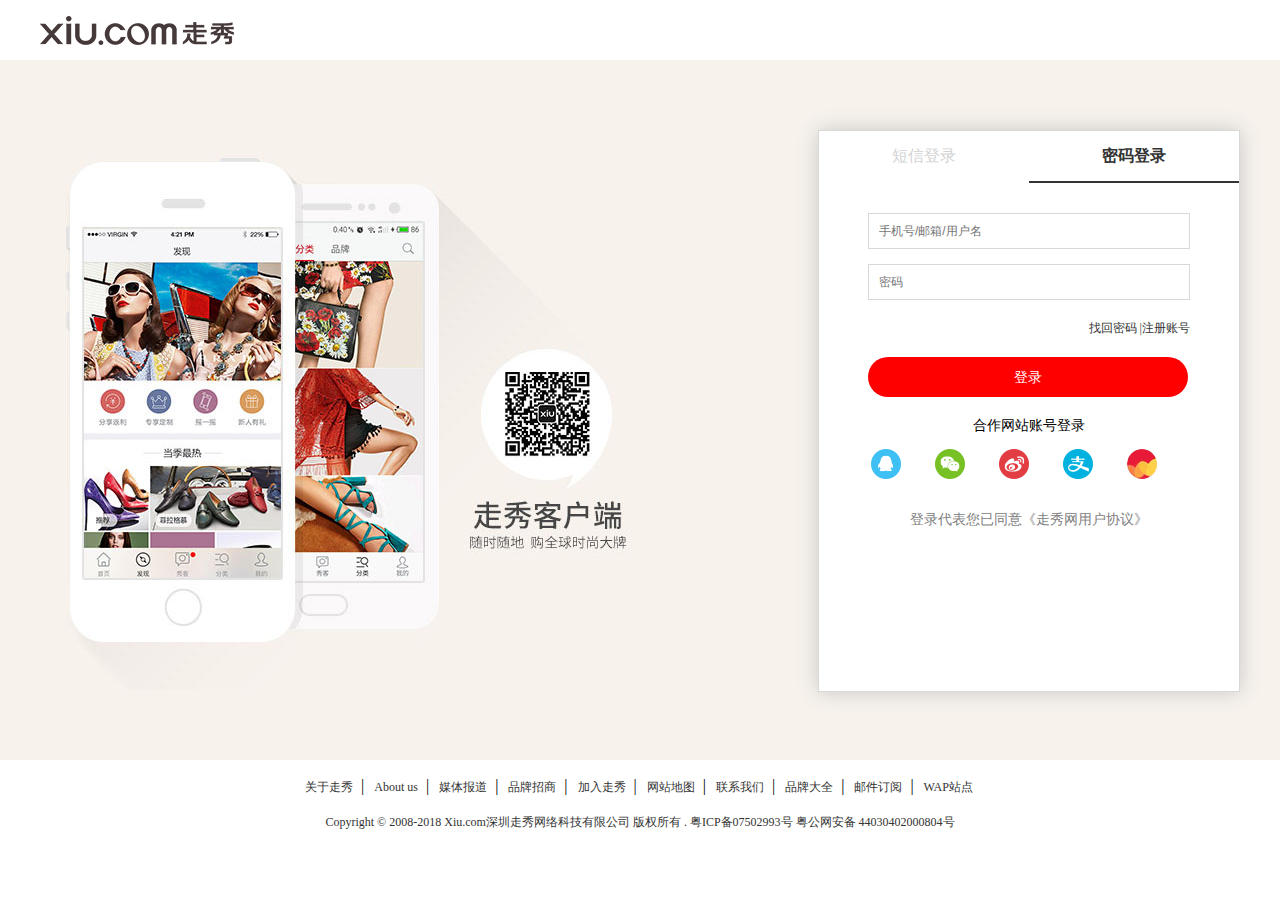
<file: src/html/denglu.html>
<!DOCTYPE html>
<html lang="en">
    <head>
        <meta charset="utf-8">
        <link rel="stylesheet" type="text/css" href="../css/base.css" />
        <link rel="stylesheet" type="text/css" href="../css/denglu.css" />
    </head>
    <body>
        <!-- 头部  -->
        <header id="header">
            <div class="header container">
                <h1>
                    <a href="../index.html"><img src="../images/logo_dl.png" height="30" width="194" alt="" /></a>
                </h1>
            </div>
        </header>
        
        <!-- 内容 -->
        <main id="main">
            <div class="main container">
                <div class="login_kuang">
                    <ul class="login_btn">
                        <li>
                            <a href="zhuce.html">短信登录</a>
                        </li>
                        <li>
                            <a href="">密码登录</a>
                        </li>
                    </ul>
                    <div class="login_form">
                        <form>
                            <label for="name"></label>
                            <input type="text" class="phonenum" id="name" placeholder="手机号/邮箱/用户名"/>
                            <span class="name_wrong"></span>
                            <label for="mmword"></label>
                            <input type="password" id="mmword" class="mima" placeholder="密码"/>
                            <span class="mima_wrong"></span>
                            <a href="zhuce.html" class="zhuce">注册账号</a>
                            <a href="" class="find">找回密码&nbsp;|</a>

                            <input type="button" class="denglu_btn" value="登录" />
                        </form>
                    </div>
                    <p class="hezuo">
                        合作网站账号登录
                    </p>
                    <ul class="wangzhan">
                        <li><a href=""></a></li>
                        <li><a href=""></a></li>
                        <li><a href=""></a></li>
                        <li><a href=""></a></li>
                        <li><a href=""></a></li>
                    </ul>
                    <p class="xieyi">登录代表您已同意《走秀网用户协议》</p>
                </div>
            </div>
        </main>

        <!-- 底部 -->
        <footer id="footer">
            <div class="footer container">
                <ul>
                    <li>
                        <a href="">关于走秀</a>|
                    </li>
                    <li>
                        <a href="">About us</a>|
                    </li>
                    <li>
                        <a href="">媒体报道</a>|
                    </li>
                    <li>
                        <a href="">品牌招商</a>|
                    </li>
                    <li>
                        <a href="">加入走秀</a>|
                    </li>
                    <li>
                        <a href="">网站地图</a>|
                    </li>
                    <li>
                        <a href="">联系我们</a>|
                    </li>
                    <li>
                        <a href="">品牌大全</a>|
                    </li>
                    <li>
                        <a href="">邮件订阅</a>|
                    </li>
                    <li>
                        <a href="">WAP站点</a>
                    </li>
                </ul>
                 <p>Copyright © 2008-2018 Xiu.com深圳走秀网络科技有限公司 版权所有 . 粤ICP备07502993号   粤公网安备 44030402000804号</p>
            </div>
        </footer>

        <script type="text/javascript" src="../js/denglu.js"></script>
    </body>
</html>
</file>
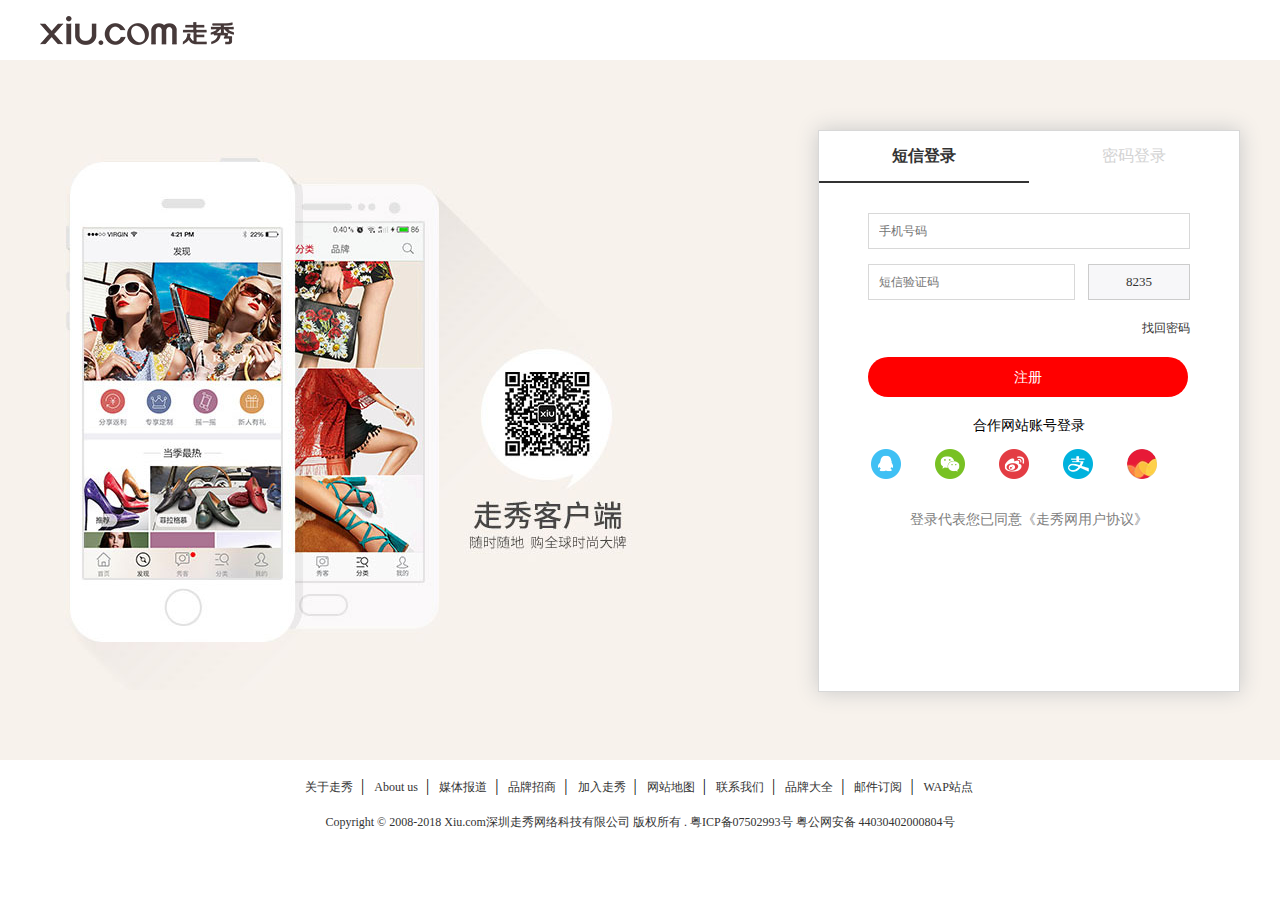
<file: src/html/zhuce.html>
<!DOCTYPE html>
<html lang="en">
    <head>
        <meta charset="utf-8">
        <link rel="stylesheet" type="text/css" href="../css/base.css" />
        <link rel="stylesheet" type="text/css" href="../css/zhuce.css" />
    </head>
    <body>
        <!-- 头部  -->
        <header id="header">
            <div class="header container">
                <h1>
                    <a href="../index.html"><img src="../images/logo_dl.png" height="30" width="194" alt="" /></a>
                </h1>
            </div>
        </header>
        
        <!-- 内容 -->
        <main id="main">
            <div class="main container">
                <div class="login_kuang">
                    <ul class="login_btn">
                        <li>
                            <a href="">短信登录</a>
                        </li>
                        <li>
                            <a href="denglu.html">密码登录</a>
                        </li>
                    </ul>
                    <div class="login_form">
                        <form>
                            <label for="num"></label>
                            <input type="text" class="phonenum" id="num" placeholder="手机号码"/><span class="num_wrong"></span>
                            <div class="yanzhengma">
                                <label for="yzword"></label>
                                <input type="text" id="yzword" class="yzm" placeholder="短信验证码"/>
                                <a href="" class="showCode">获取验证码</a>
                                <span class="yz_wrong"></span>
                            </div>
                            <a href="" class="find">找回密码</a>
                            <input type="button" class="zhuce_btn" value="注册" />
                        </form>
                    </div>
                    <p class="hezuo">
                        合作网站账号登录
                    </p>
                    <ul class="wangzhan">
                        <li><a href=""></a></li>
                        <li><a href=""></a></li>
                        <li><a href=""></a></li>
                        <li><a href=""></a></li>
                        <li><a href=""></a></li>
                    </ul>
                    <p class="xieyi">登录代表您已同意《走秀网用户协议》</p>
                </div>
            </div>
        </main>

        <!-- 底部 -->
        <footer id="footer">
            <div class="footer container">
                <ul>
                    <li>
                        <a href="">关于走秀</a>|
                    </li>
                    <li>
                        <a href="">About us</a>|
                    </li>
                    <li>
                        <a href="">媒体报道</a>|
                    </li>
                    <li>
                        <a href="">品牌招商</a>|
                    </li>
                    <li>
                        <a href="">加入走秀</a>|
                    </li>
                    <li>
                        <a href="">网站地图</a>|
                    </li>
                    <li>
                        <a href="">联系我们</a>|
                    </li>
                    <li>
                        <a href="">品牌大全</a>|
                    </li>
                    <li>
                        <a href="">邮件订阅</a>|
                    </li>
                    <li>
                        <a href="">WAP站点</a>
                    </li>
                </ul>
                 <p>Copyright © 2008-2018 Xiu.com深圳走秀网络科技有限公司 版权所有 . 粤ICP备07502993号   粤公网安备 44030402000804号</p>
            </div>
        </footer>

        <script type="text/javascript" src="../js/zhuce.js"></script>
        <script type="text/javascript" src="../js/common.js"></script>
    </body>
</html>
</file>
<file: src/css/base.css>
/*(1)清除默认样式*/
html, body, ul, li, ol, dl, dd, dt, p, h1, h2, h3, h4, h5, h6, form, fieldset, legend, img,input{ margin:0; padding:0; }
fieldset, img,input,button { border:0 none; padding:0;margin:0;outline-style:none; }   /*去掉input等聚焦时的蓝色边框*/
ul,li,ol{ list-style:none; }
select, input { vertical-align:middle;}
textarea { resize:none; } /*防止拖动*/
img {border:0; vertical-align:middle; }  
/*  去掉图片低测默认的3像素空白缝隙，或者用display：block也可以*/
table { border-collapse:collapse; }
a {text-decoration:none; }



/*2.添加公共样式*/
/*body {
    font:12px Arial,Verdana,"\5b8b\4f53";
    color:#666;
    background:#fff;
}*/
/*清除浮动（不管）*/
.clearfix:before,.clearfix:after {  /*清楚浮动*/
    content:"";
   clear:both;
   display:block;
   height:0;
   overflow:hidden;
   visibility:hidden;
    *zoom:1;/*IE/7/6*/
}
h1,h2,h3,h4,h5,h6 {font-weight:normal;font-size:1em;}  /*设置h标签的大小，设置跟父亲一样大的字体font-size:100%;*/
s,i,em{font-style:normal;text-decoration:none;}


/*公共类*/
.container {  /*内容、版心 提取 */
    width: 1200px;
    margin:0 auto;
}
.fl {
    float:left;
}
.fr {
    float:right;
}
.ac {
    text-align:center;
}
.hide {
    display:none;
}
.f12{ font-size: 12px;}
.f14{ font-size: 14px;}
.f16{ font-size: 16px;}
</file>
<file: src/css/lunbo.css>
.banner img{display: block;width:1200px;height:610px}
.banner{position:relative;width:1200px;height:610px;overflow:hidden;}
.banner ul{position:absolute;overflow:hidden;;}
.banner ul li{float:left;}
.banner .page{position:absolute;right:0;bottom:0;padding:10px;}
.banner .page span{display:inline-block;margin:0 5px;width:30px;height:30px;line-height:30px;background-color:rgba(0,0,0,.6);text-align:center;color:.fff;border-radius: 50%;box-shadow:0 0 10px rgba(0,0,0,.5);}
.banner .page span.active{background-color: rgba(255,0,0,.8)}

.banner > span{display:none;position:absolute;left:0;top:50%;transform: translate(0,-50%);padding:50px 16px;background-color: rgba(0,0,0,0.5);color:.fff;}
.banner .btn-next{left:auto;right:0;}
.banner > span:hover{background-color: rgba(255,0,0,0.8)}
.banner:hover > span{display: block;}
</file>
<file: src/css/shouye.css>
/****************头部***************/
#header{
    width: 100%;
    background: #333;
}
#header .header{
    height: 93px;
}
.header .cut{
    width: 400px;
    float: left;
}
.header .cut li{
    float: left;
}
.header .cut a{
    display: inline-block;
    color: #d7d7d7;
    padding: 0 5px;
    font-size: 12px;
    line-height: 34px;
}
.header .cut .shopbag{
    padding: 0px 4px 0px 26px;
    border: 1px solid #333;
    border-bottom: none;
    background: url(../images/spriter2016.png) no-repeat -215px -40px;
    z-index: 999;
    box-sizing: border-box;
}
.header .cut .shopbag .num{
    color: #f78407;
}
.header .cut .shop_bag{
    display: none;
    width: 280px;
    padding: 15px 8px 8px 8px;
    position: absolute;
    top: 33px;
    left: 0px;
    z-index: 998;
    border: 1px solid #e5e4e4;
    background: #FFF;
}
.header .cut .shopbag:hover{
    background: #fff;
    color: red;
    background: url(../images/spriter2016.png) no-repeat -215px -40px #FFF;
    border: 1px solid #e5e4e4;
    border-bottom: none;
}
.header .cut .shopbox:hover .shop_bag{
    display: block;
    border-top: none;
}
.header .cut .xiubox{
    position: relative;
}
.header .cut .xiu{
    padding: 0px 15px 0px 10px;
    border: 1px solid #333;
    border-bottom: none;
    background: url(../images/spriter2016.png) no-repeat right -108px;
    box-sizing: border-box;
}
.header .cut .xiubox .xiu_nav{
    display: none;
    position: absolute;
    top: 34px;
    left: 0;
    z-index: 998;
    border: 1px solid #d7d7d7;
    background-color: #FFF;
    width: 73px!important;
    padding-bottom: 8px;
    border-top: none;  
}
.header .cut .xiubox .xiu_nav a{
    color: #464545;
    display: block;
    overflow: hidden;
    line-height: 25px;
    padding-left: 10px;
}
.header .cut .xiu:hover{
    background: url(../images/spriter2016.png) no-repeat right -143px #fff;
    border: 1px solid #d7d7d7;
    color: red;   
}
.header .cut .xiubox:hover .xiu_nav{
    display: block;
}
.header .cut .xiu_nav a:hover{
    color: red;
}
.header .logo{
    width: 212px;
    position: absolute;
    left: 50%;
    top: 0;
    margin: 10px 0 0 -106px;
}
.header .logo a{
    display: block;
    width: 212px;
    height: 32px;
    background: url(../images/spriter2016.png) no-repeat 0 0;
}
.header .kang input{
    display: inline-block;
    height: 26px;
    line-height: 26px;
    margin: 0;
    padding: 0 34px 0 8px;
    color: #787878;
    border: 1px solid #787878;
    background: #333;
    font-size: 12px;
    width: 219px;
    margin-top: 10px;
    background: url(../images/spriter2016.png) no-repeat 230px -42px;
}

.header .top_nav{
    margin-top: 10px;
    width: 1200px;
    z-index: 2;
    clear: both;
    height: 44px;
    text-align: center;
}
.header .top_nav li{
    display: inline-block;
}
.header .top_nav li a{
    display: inline-block;
    padding: 12px 15px 10px 15px;
    margin: 0 6px;
    font-size: 15px;
    color: #eee;
    border-bottom: 2px solid #333;
    z-index: 2;
}
.header .top_nav li a:hover{
    color: #bfbfbf;
    border-bottom: 2px solid #727071;
}

/***********************导航***********************/
#nav{
    width: 100%;
    background: #f7f7f7;
}
.nav ul{
    text-align: center;
}
.nav ul li{
    display: inline-block;
    position: relative;
}
.nav ul li .navname{
    display: inline-block;
    width: 60px;
    height: 42px;
    line-height: 42px;
    margin-right: 5px;
    font-size: 15px;
    color: #333;
    border-top: 1px solid #f7f7f7;
    border-left: 1px solid #f7f7f7;
    border-right: 1px solid #f7f7f7;
    box-sizing: border-box;
}
.nav ul li .navname:hover{
    border-top: 1px solid #e5e4e4;
    border-left: 1px solid #e5e4e4;
    border-right: 1px solid #e5e4e4;
    box-sizing: border-box;
    background: #fff;
}
.nav ul li .menu{
    display: none;
    position: absolute;
    top: 41px;
    left: 0;
    border:1px solid #e5e4e4;
    z-index: 3;
    text-align: left;
    background: #fff;
}

.nav ul li .menu .classify{
    width: 720px;
    padding: 10px 10px 0 15px;
}
.nav ul li .menu .classify .classify_l{
    display: inline;
    float: left;
    width: 450px;
}
.nav ul li .menu .classify .classify_l dl{
    border-bottom: 1px dotted #959595;
    float: left;
    clear: both;
    width: 100%;
    padding-bottom: 5px;
    margin: 4px 0;
}
.nav ul li .menu .classify .classify_l dt h4 a{
    display: block;
    font-weight: bold;
    line-height: 20px;
    height: 20px;
    text-align: left;
    font-size:12px;
    color: #333;
}
.nav ul li .menu .classify .classify_l dt h4 a:hover{
    color: gold;
}
.nav ul li .menu .classify .classify_l dd{
    float: left;
}
.nav ul li .menu .classify .classify_l dd a{
    line-height: 14px;
    height: 14px;
    width: auto;
    margin: 0 4px 0 0;
    display: inline;
    font-size: 12px;
    color: #333;
}
.nav ul li .menu .classify .classify_l dd a:hover{
    color: red;
}

.nav ul li .menu .classify .classify_r{
    float: right;
    width: 240px;
    padding: 0 4px 0 16px;
}
.nav ul li .menu .classify .classify_r dl{
    margin-bottom: 12px;
    width: 222px;
}
.nav ul li .menu .classify .classify_r dl dt{
    margin-bottom: 2px;
}
.nav ul li .menu .classify .classify_r dl dt h4{
    font-weight: bold;
    line-height: 20px;
    height: 20px;
    font-size: 12px;
    width: 100%;
    float: left;
}
.nav ul li .menu .classify .classify_r dl dd{
    line-height: 18px;
}
.nav ul li .menu .classify .classify_r dl dd a{
    display: inline;
    float: left;
    width: 100px;
    height: 18px;
    line-height: 18px;
    overflow: hidden;
    text-align: left;
    margin: 2px 10px 2px 0;
    color: #333;
}
.nav ul li .menu .classify .classify_r dl dd a:hover{
    color: red;
}
.nav ul li:hover .menu{
    display: block;
}
.nav ul li:nth-child(4):hover .menu{
    position: absolute;
    left: -43px;
    top: 42px;
}
.nav ul li:nth-child(5):hover .menu{
    position: absolute;
    left: -113px;
    top: 42px;
}
.nav ul li:nth-child(6):hover .menu{
    position: absolute;
    left: -182px;
    top: 42px;
}
.nav ul li:nth-child(7):hover .menu{
    position: absolute;
    left: -252px;
    top: 42px;
}
.nav ul li:nth-child(8):hover .menu{
    position: absolute;
    left: -322px;
    top: 42px;
}
.nav ul li:nth-child(9):hover .menu{
    position: absolute;
    left: -392px;
    top: 42px;
}

/********************广告图******************/
#banner{
    width: 100%;
}
#banner img{
    width: 100%;
}

/***********************内容*********************/
/****************man******************/
#main{
    width: 100%;
    background: #ffeed0;
}
.main{
    padding-top: 30px;
}
.main .man h1{
    text-align: center;
    margin: 40px 0;
}
.main .man .man_tp{
    padding-top: 8px;
}
.main .man .man_tp .two li{
    float: left;
    margin-bottom: 20px;
}
.main a{
    display:block;
    transition:all 0.5s;
    /*-webkit-transition:all 0.5s;
    -moz-transition:all 0.5s;
    -o-transition:all 0.5s;*/
}
.main a:hover{
    transform:translateY(-10px);
   /* -webkit-transform:translateY(-10px);
    transform:translateY(-10px);
    transform:translateY(-10px);  */
}
.main .man .man_tp .two li img{
    width: 586px;
    height: auto;
}
.main .man .man_tp .three li{
    float: left;
    margin: 0 20px 20px 0;
}
.main .man .man_tp .three li img{
    width: 385px;
    height: auto;
}

/********woman**********/
.main .woman h1{
    text-align: center;
    margin: 40px 0;
}
.main .woman .woman_tp{
    padding-top: 8px;
}
.main .woman .woman_tp .two li{
    float: left;
    margin-bottom: 20px;
}
.main .woman .woman_tp .two li img{
    width: 586px;
    height: auto;
}
.main .woman .woman_tp .three li{
    float: left;
    margin: 0 20px 20px 0;
}
.main .woman .woman_tp .three li img{
    width: 385px;
    height: auto;
}

/**********************底部**********************/
.footerbox{
    width: 100%;
    background: #F2F2F2;
    border-top: #9a9a9a 3px solid;
}
.footer{
    height: 170px;
    padding-top: 20px;
    box-sizing: border-box;
}
.footer .guanzhu{
    background: #F2F2F2;
}
.footer .kefu{
    height: 125px;
    width: 183px;
    margin: 10px 100px 0 0;
    float: left;
}
.footer .kefu .kf{
    display: block;
    width: 183px;
    height: 35px;
    background: url(../images/footer_sprite.png) no-repeat left -86px;
}
.footer .kefu .dh{
    display: block;
    width: 183px;
    height: 35px;
    background: url(../images/footer_sprite.png) no-repeat left -125px;
}
.footer .kefu .tc{
    display: block;
    width: 183px;
    height: 35px;
    background: url(../images/footer_sprite.png) no-repeat left -167px;
}
.footer .zhaopin{
    float: left;
    padding: 0 60px 0 0;
    width: 200px;
}
.footer .zhaopin li{
    font-size: 14px;
    line-height: 24px;
    color: #4c4c4c;
    height: auto;
    overflow: visible;
}
.footer .aboutus{
    width: 254px;
    float: left;
}
.footer .aboutus p:nth-child(1){
    height: 15px;
    border-bottom: 1px solid #333;
    font-size: 18px;
    line-height: 30px;
    color: #333;
    text-align: center;
    margin-bottom: 15px;
}
.footer .aboutus p:nth-child(1) span{
    padding: 0 10px;
    background: #F2F2F2;
}
.footer .aboutus p:nth-child(2){
    padding-top: 18px;
}
.footer .aboutus p:nth-child(2) .wechat{
    background: url(../images/footer_sprite.png) no-repeat left -226px;
    float: left;
    width: 27px;
    height: 22px;
    margin: 0 36px 0 7px;
    overflow: hidden;
}
.footer .aboutus p:nth-child(2) .weibo{
    background: url(../images/footer_sprite.png) no-repeat -70px -226px;
    float: left;
    width: 27px;
    height: 22px;
    margin: 0 36px 0 7px;
    overflow: hidden;
}
.footer .aboutus p:nth-child(2) .xj{
    background: url(../images/footer_sprite.png) no-repeat -144px -226px;
    float: left;
    width: 27px;
    height: 22px;
    margin: 0 36px 0 7px;
    overflow: hidden;
}
.footer .aboutus p:nth-child(2) .face{
    background: url(../images/footer_sprite.png) no-repeat -214px -226px;
    float: left;
    width: 27px;
    height: 22px;
    margin: 0 0 0 7px;
    overflow: hidden;
}
.footer .emailbox{
    width: 253px;
    height: 30px;
    margin-top: 24px;
}
.footer .emailbox .email_in{
    width: 223px;
    height: 30px;
    box-sizing: border-box;
    float: left;
    border: 1px solid #333;
    padding-left: 10px;
}
.footer .emailbox .email_btn{
    width: 30px;
    height: 30px;
    float: right;
    border: 1px solid #333;
    background: #333;
    color: #fff;
    font-size: 20px;
}
.footer .app{
    float: right;
    width: 95px;
}
.footer .app p{
    font-size: 16px;
    line-height: 30px;
    color: #111;
    margin: 2px 0 5px;
}
.footer .app a{
    display: block;
    background: url(../images/footer_sprite.png) no-repeat -189px -87px;
    width: 85px;
    height: 85px;
}
.footerlink{
    width: 100%;
    background: #fff;
}
.footer_link{
    height: 170px;
    margin-top: 10px;
}
.footer_link ul{
    height: 32px;
    line-height: 32px;
    text-align: center;
}
.footer_link ul li{
    display: inline-block;
}
.footer_link ul li a{
    margin: 0 8px 0 6px;
    color: #333;
    font-size:12px;
}
.footer_link ul li a:hover{
    color: orange;
}
.footer_link .haiwai a{
    display: block;
    width: 530px;
    height: 44px;
    background: url(../images/foot_icons.jpg) no-repeat ;
    margin: 10px auto;
}
.footer_link p{
    height: 20px;
    line-height: 20px;
    font-size: 12px;
    color: #333;
    text-align: center;
}
.footer_link .zhengshu{
    text-align: center;
    height: 29px;
    margin-top: 10px;
}
.footer_link .zhengshu a{
    display: inline-block;
    margin-right: 5px;
}
</file>
<file: src/css/car.css>
#header{
    width: 100%;
}
.header{
    width: 1000px;
    height:57px;
    margin: 0 auto;
    padding-top: 20px;
    border-bottom: 1px solid #333;
}
.header .logo{
    width: 200px;
    height: 57px;
    float: left;
}
.header .rexian{
    float: right;
}
.header .rexian p{
    margin-bottom: 10px;
    font-size: 12px;
}
.header .rexian p:nth-child(1) span{
    font-size: 16px;
    color: #ea7114;
}
.header .rexian p:nth-child(2) a{
    color: gray;
}


#carbag{
    width: 100%;
}
.carbag{
    padding: 0 100px;
    height: 32px;
    margin: 20px auto;
    box-sizing: border-box;
}

#carkuang{
    width: 100%;
}
.carkuang{
    width: 1000px;
    height: 90px;
    margin: 20px auto;
    border: 1px solid #ccc;
    box-sizing: border-box;
    line-height: 90px;
    font-size: 14px;
    font-weight: bold;
    text-align: center;
    background: url(../images/car_02.png) no-repeat 250px center #f6f6f6;
}
.carkuang a{
    color: #ea7114;
}
#spkuang{
    width: 100%;
}
.spkuang{
    width: 1000px;
    /*height: 190px;*/
    margin: 10px auto;
    border: 1px solid #ccc;

}
.spkuang .spkuangbox{
    width: 1000px;
    /*height: 190px;*/
    box-sizing: border-box;
    /*border: 1px solid #ccc;*/
}
.spkuang .spkuangbox .biaotou{
    height: 33px;
    width: 1000px;
    background: #e3e3e3;
}
.spkuang .spkuangbox .biaotou p{
    display: inline-block;
    float: left;
    font-size: 12px;
    line-height: 33px;
    text-align: center;
}
.spkuang .spkuangbox .dazhe{
    height: 33px;
    width: 998px;
    line-height: 33px;
    padding-left: 10px;
    box-sizing: border-box;
}
.spkuang .spkuangbox .dazhe span{
    display: block;
    width: 80px;
    height: 33px;
    font-size: 12px;
    color: red;
    /*line-height:33px;*/
}
.spkuang .spkuangbox .dange{
    height: 120px;
    width: 1000px;
    border-top:1px solid #ccc;
    background: lightgoldenrodyellow;
}
.spkuang .spkuangbox .dange .check{
    display: inline-block;
    width: 54px;
    padding-left: 10px;
    box-sizing: border-box;
    float: left;
}
.spkuang .spkuangbox .dange .shangp{
    display: inline-block;
    width: 462px;
    float: left;
}
.spkuang .spkuangbox .dange .shangp img{
    display: inline-block;
    border: 1px solid #ccc;
    float: left;
    margin: 20px 30px 0 100px;
}
.spkuang .spkuangbox .dange .shangp .tex{
    float: left;
    margin-top: 20px;
}
.spkuang .spkuangbox .dange .shangp .tex span{
    display: block;
    font-size: 12px;
    line-height: 20px;
    color: gray;
}
.spkuang .spkuangbox .dange .sp_price{
    width: 120px;
    display: inline-block;
    text-align: center;
    float: left;
}
.spkuang .spkuangbox .dange .sp_price p{
    display: inline-block;
    font-size: 12px;
    line-height: 20px;
    color: gray;
    text-align: center;
    line-height: 120px;
    float: left;
}
.spkuang .spkuangbox .dange .num{
     width: 143px;
     height: 120px;
     line-height: 120px;
    display: inline-block;
    text-align: center;
    float: left;
}

.spkuang .spkuangbox .dange .num .jian{
    display: inline-block;
    width: 15px;
    height: 15px;
    text-align: center;
    line-height: 13px;
    border: 1px solid #ccc;
}
.spkuang .spkuangbox .dange .num .zeng{
    display: inline-block;
    width: 15px;
    height: 15px;
    text-align: center;
    line-height: 13px;
    border: 1px solid #ccc;
}
.spkuang .spkuangbox .dange .num input{
    width: 32px;
    height: 17px;
    border: 1px solid #ccc;

}
.spkuang .spkuangbox .dange .sp_sc{
    width: 150px;
    height: 120px;
    line-height: 120px;
    display: inline-block;
    text-align: center;
    float: left;
}
.spkuang .spkuangbox .dange .sp_sc span{
    cursor: pointer;
    font-size:12px;
    line-height: 20px;
    color: gray;
    margin-right: 20px;
}


#jiesuan{
    width: 100%;
}
.jiesuan{
    width: 1000px;
    height: 60px;
    margin: 0 auto;
    border: 1px solid #ccc;
}
.jiesuan ul li{
    float: left;
    line-height: 60px;
}
.jiesuan ul li:nth-child(1){
    width:60px;
    height: 60px;
    text-align: center;
    line-height: 60px;
    font-size:12px;
}
.jiesuan ul li:nth-child(2) span{
    cursor:pointer;
    padding: 10px;
    font-size: 12px;
    margin-left: 20px;
    color: #333;
}
.jiesuan ul li:nth-child(2):hover span{
    background: #ea7114;
    color: #fff;
}
.jiesuan ul li:nth-child(3) a{
    padding: 10px;
    font-size: 12px;
    margin-left: 20px;
    color: #333;

}
.jiesuan ul li:nth-child(3):hover a{
    background: #ea7114;
    color: #fff;
}
.jiesuan ul li:nth-child(4) a{
    padding: 10px;
    font-size: 12px;
    margin-left: 20px;
    color: #333;
    
}
.jiesuan ul li:nth-child(4):hover a{
    background: #ea7114;
    color: #fff;
}
.jiesuan ul li:nth-child(5){
    font-size: 12px;
    color: #333;
    margin-left: 200px;
}
.jiesuan ul li:nth-child(5) span{
    color: #ea7114;
}
.jiesuan ul li:nth-child(6){
    font-size: 12px;
    color: #333;
    margin-left: 20px;
}
.jiesuan ul li:nth-child(6) span{
    font-size:18px;
    color: #ea7114;
}
.jiesuan ul li:nth-child(7){
    float: right;

}

.jiesuan ul li:nth-child(7) a{
    display: inline-block;
    width: 100px;
    height: 50px;
    line-height:50px;
    background: #ea7114;
    margin: 5px 5px 0 0 ;
    text-align:center;
    color: #fff;
}













#check{
    width: 100%;
}
.check{
    width: 1000px;
    height: 30px;
    margin: 30px auto;
}
.check .jian{
    display:inline-block;
    float: left;
    width: 30px;
    height: 30px;
    font-size: 14px;
    background:#ea7114;
    color: #fff;
}
.check .sc{
    display: inline-block;
    float: left;
    width: 140px;
    height: 30px;
    background: #ccc;
    font-size: 14px;
}
.check span{
    line-height: 30px;
    font-size: 14px;
    font-weight: bold;
}

#footer{
    width:100%;
}
.footer{
    width: 1000px;
    height: 40px;
    margin: 0 auto;
    border-top: 1px solid #333;
    line-height: 50px;
    font-size: 12px;
    text-align: center;
}
</file>
<file: src/css/denglu.css>
/*******************头部*******************/
#header{
    width: 100%;
}
.header h1{
    height: 60px;
    line-height: 60px;
}


/****************************内容**************/
#main{
    width: 100%;
    background: #F7F2EC;
}
.main{
    height: 700px;
    padding: 70px 0;
    background: url(../images/login_bg.jpg) no-repeat center;
    box-sizing: border-box;
}
.main .login_kuang{
    background: #fff;
    float: right;
    width: 420px;
    height: 560px;
    z-index: 10;
    border: 1px solid #d8d8d8;
    box-shadow: 0 0 20px #c8c8c8;
}
.main .login_kuang .login_btn{
    height: 52px;
}
.main .login_kuang .login_btn li{
    float: left;
}
.main .login_kuang .login_btn li a{
    display: inline-block;
    font-size: 16px;
    color: #333;
    font-weight: 700;
    text-align: center;
    width: 210px;
    height: 50px;
    line-height: 50px;
    border-bottom: 2px solid #333;
}
.main .login_kuang .login_btn li:nth-child(1) a{
    color: lightgray;
    border: none;
    font-weight: normal;
}
.main .login_kuang .login_btn li:nth-child(1):hover a{
    display: inline-block;
    font-size: 16px;
    color: #333;
    font-weight: 700;
    text-align: center;
    width: 210px;
    height: 50px;
    line-height: 50px;
    border-bottom: 2px solid #333;
}
.main .login_kuang .login_form{
    /*height: 185px;*/
    width: 420px;
    padding: 30px 49px 0 49px;
    box-sizing: border-box;
}
.main .login_kuang .login_form .phonenum{
    display: block;
    width: 300px;
    height: 24px;
    line-height: 24px;
    border: 1px solid #d8d8d8;
    color: #464646;
    padding: 5px 10px;
    font-size: 12px;
}
.main .login_kuang .login_form .name_wrong{
    font-size: 12px;
    color: red;
}
.main .login_kuang .login_form .mima{
    display: inline-block;
    width: 300px;
    height: 24px;
    line-height: 24px;
    border: 1px solid #d8d8d8;
    color: #464646;
    padding: 5px 10px;
    font-size: 12px;
    float: left;
    margin-top: 15px;
}
.main .login_kuang .login_form .mima_wrong{
    display: block;
    width: 200px;
    font-size: 12px;
    color: red;
}
.main .login_kuang .login_form .find{
    display: inline-block;
    font-size: 12px;
    color: #333;
    margin-top: 20px;
    float: right;
}
.main .login_kuang .login_form .zhuce{
    display: inline-block;
    font-size: 12px;
    color: #333;
    margin-top: 20px;
    float: right;
}
.main .login_kuang .login_form .denglu_btn{
    width: 320px;
    height: 40px;
    line-height: 40px;
    border-radius: 20px;
    background: red;
    color: #fff;
    font-size: 14px;
    cursor: pointer;
    margin-top: 20px;
}
.main .login_kuang .hezuo{
    width: 420px;
    height: 12px;
    padding: 0 49px;
    margin-top: 20px;
    font-size: 14px;
    text-align: center;
    box-sizing: border-box;
}
.main .login_kuang .wangzhan{
    width: 420px;
    padding: 0 49px;
    box-sizing: border-box;
    margin-top: 20px;
    text-align: center;
}
.main .login_kuang .wangzhan li{
    display: inline-block;
    
}
.main .login_kuang .wangzhan li a{
    display: inline-block;
    width: 30px;
    height: 30px;
    margin: 0 30px 0 0;
    overflow: hidden;
    zoom: 1;
}
.main .login_kuang .wangzhan li:nth-child(1) a{
    background: url(../images/login_sprite.png) no-repeat;
}
.main .login_kuang .wangzhan li:nth-child(2) a{
    background: url(../images/login_sprite.png) no-repeat -30px 0;
}
.main .login_kuang .wangzhan li:nth-child(3) a{
    background: url(../images/login_sprite.png) no-repeat -60px 0;
}
.main .login_kuang .wangzhan li:nth-child(4) a{
    background: url(../images/login_sprite.png) no-repeat -90px 0;
}
.main .login_kuang .wangzhan li:nth-child(5) a{
    background: url(../images/login_sprite.png) no-repeat -120px 0;
}
.main .login_kuang .xieyi{
    width: 420px;
    height: 14px;
    line-height:14px;
    margin-top: 30px;
    font-size: 14px;
    color: gray;
    text-align: center;
}






/**************************底部**************/
#footer{
    width: 100%;
}
.footer{
    height: 80px;
    padding-top: 10px;
}
.footer ul{
    height: 32px;
    line-height: 32px;
    text-align: center;
}
.footer ul li{
    display: inline-block;
}
.footer ul li a{
    margin: 0 8px 0 6px;
    color: #333;
    font-size:12px;
}
.footer ul li a:hover{
    color: orange;
}
.footer p{
    height: 20px;
    line-height: 20px;
    font-size: 12px;
    color: #333;
    text-align: center;
    margin-top: 10px;
}
</file>
<file: src/css/zhuce.css>
/*******************头部*******************/
#header{
    width: 100%;
}
.header h1{
    height: 60px;
    line-height: 60px;
}


/****************************内容**************/
#main{
    width: 100%;
    background: #F7F2EC;
}
.main{
    height: 700px;
    padding: 70px 0;
    background: url(../images/login_bg.jpg) no-repeat center;
    box-sizing: border-box;
}
.main .login_kuang{
    background: #fff;
    float: right;
    width: 420px;
    height: 560px;
    z-index: 10;
    border: 1px solid #d8d8d8;
    box-shadow: 0 0 20px #c8c8c8;
}
.main .login_kuang .login_btn{
    height: 52px;
}
.main .login_kuang .login_btn li{
    float: left;
}
.main .login_kuang .login_btn li a{
    display: inline-block;
    font-size: 16px;
    color: #333;
    font-weight: 700;
    text-align: center;
    width: 210px;
    height: 50px;
    line-height: 50px;
    border-bottom: 2px solid #333;
}
.main .login_kuang .login_btn li:nth-child(2) a{
    color: lightgray;
    border: none;
    font-weight: normal;
}
.main .login_kuang .login_btn li:nth-child(2):hover a{
    display: inline-block;
    font-size: 16px;
    color: #333;
    font-weight: 700;
    text-align: center;
    width: 210px;
    height: 50px;
    line-height: 50px;
    border-bottom: 2px solid #333;
}
.main .login_kuang .login_form{
    /*height: 185px;*/
    width: 420px;
    padding: 30px 49px 0 49px;
    box-sizing: border-box;
}
.main .login_kuang .login_form .phonenum{
    display: block;
    width: 300px;
    height: 24px;
    line-height: 24px;
    border: 1px solid #d8d8d8;
    color: #464646;
    padding: 5px 10px;
    font-size: 12px;
}
.main .login_kuang .login_form .num_wrong{
    font-size: 12px;
    color: red;
}
.main .login_kuang .login_form .yanzhengma{
    margin-top: 15px;
    width: 322px;
    height: 36px;
}
.main .login_kuang .login_form .yanzhengma .yzm{
    display: inline-block;
    width: 185px;
    height: 24px;
    line-height: 24px;
    border: 1px solid #d8d8d8;
    color: #464646;
    padding: 5px 10px;
    font-size: 12px;
    float: left;
}
.main .login_kuang .login_form .yanzhengma a{
    display: inline-block;
    font-size: 13px;
    width: 100px;
    height: 34px;
    color: #333;
    line-height: 34px;
    background: #f7f7f9;
    border: 1px solid #ccc;
    text-align: center;
    float: right;
}
.main .login_kuang .login_form .yanzhengma .yz_wrong{
    display: block;
    width: 200px;
    font-size: 12px;
    color: red;
}
.main .login_kuang .login_form .find{
    display: block;
    font-size: 12px;
    color: #333;
    margin-top: 20px;
    float: right;
}
.main .login_kuang .login_form .zhuce_btn{
    width: 320px;
    height: 40px;
    line-height: 40px;
    border-radius: 20px;
    background: red;
    color: #fff;
    font-size: 14px;
    cursor: pointer;
    margin-top: 20px;
}
.main .login_kuang .hezuo{
    width: 420px;
    height: 12px;
    padding: 0 49px;
    margin-top: 20px;
    font-size: 14px;
    text-align: center;
    box-sizing: border-box;
}
.main .login_kuang .wangzhan{
    width: 420px;
    padding: 0 49px;
    box-sizing: border-box;
    margin-top: 20px;
    text-align: center;
}
.main .login_kuang .wangzhan li{
    display: inline-block;
    
}
.main .login_kuang .wangzhan li a{
    display: inline-block;
    width: 30px;
    height: 30px;
    margin: 0 30px 0 0;
    overflow: hidden;
    zoom: 1;
}
.main .login_kuang .wangzhan li:nth-child(1) a{
    background: url(../images/login_sprite.png) no-repeat;
}
.main .login_kuang .wangzhan li:nth-child(2) a{
    background: url(../images/login_sprite.png) no-repeat -30px 0;
}
.main .login_kuang .wangzhan li:nth-child(3) a{
    background: url(../images/login_sprite.png) no-repeat -60px 0;
}
.main .login_kuang .wangzhan li:nth-child(4) a{
    background: url(../images/login_sprite.png) no-repeat -90px 0;
}
.main .login_kuang .wangzhan li:nth-child(5) a{
    background: url(../images/login_sprite.png) no-repeat -120px 0;
}
.main .login_kuang .xieyi{
    width: 420px;
    height: 14px;
    line-height:14px;
    margin-top: 30px;
    font-size: 14px;
    color: gray;
    text-align: center;
}






/**************************底部**************/
#footer{
    width: 100%;
}
.footer{
    height: 80px;
    padding-top: 10px;
}
.footer ul{
    height: 32px;
    line-height: 32px;
    text-align: center;
}
.footer ul li{
    display: inline-block;
}
.footer ul li a{
    margin: 0 8px 0 6px;
    color: #333;
    font-size:12px;
}
.footer ul li a:hover{
    color: orange;
}
.footer p{
    height: 20px;
    line-height: 20px;
    font-size: 12px;
    color: #333;
    text-align: center;
    margin-top: 10px;
}
</file>
